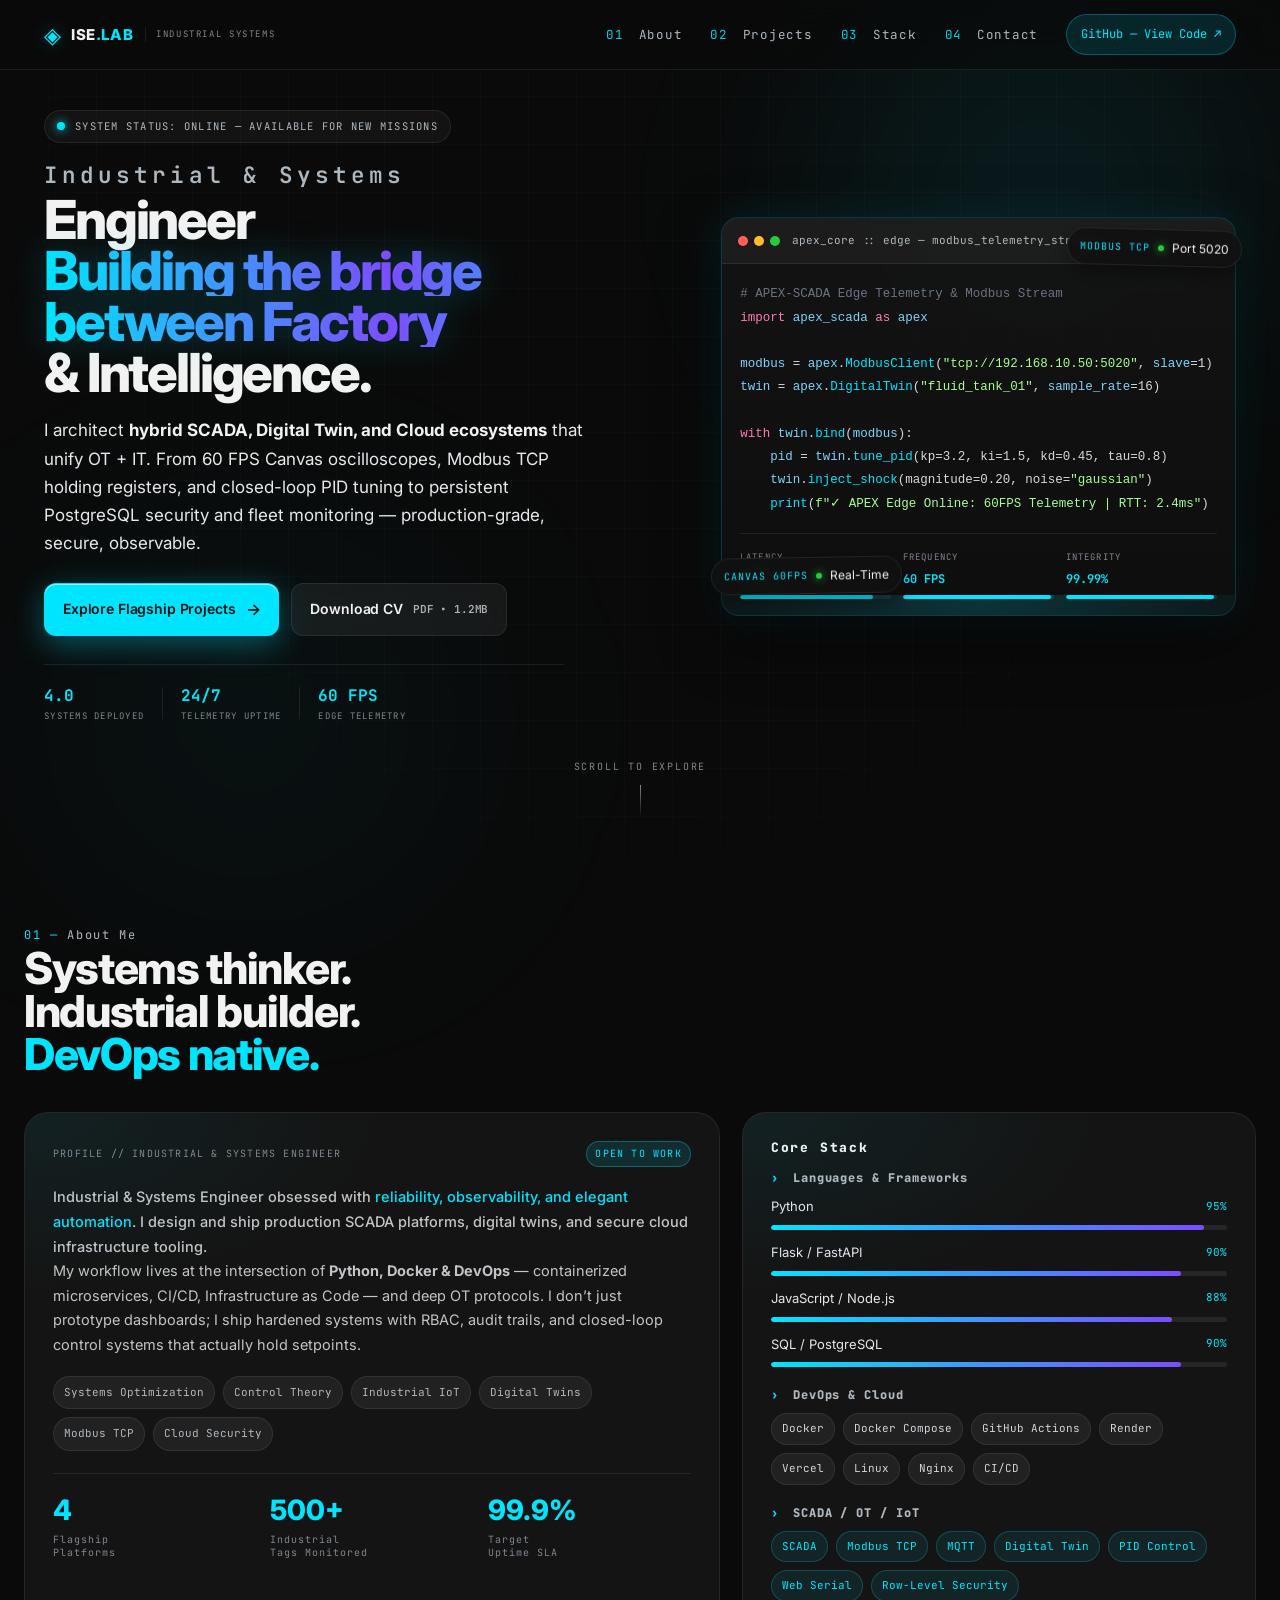
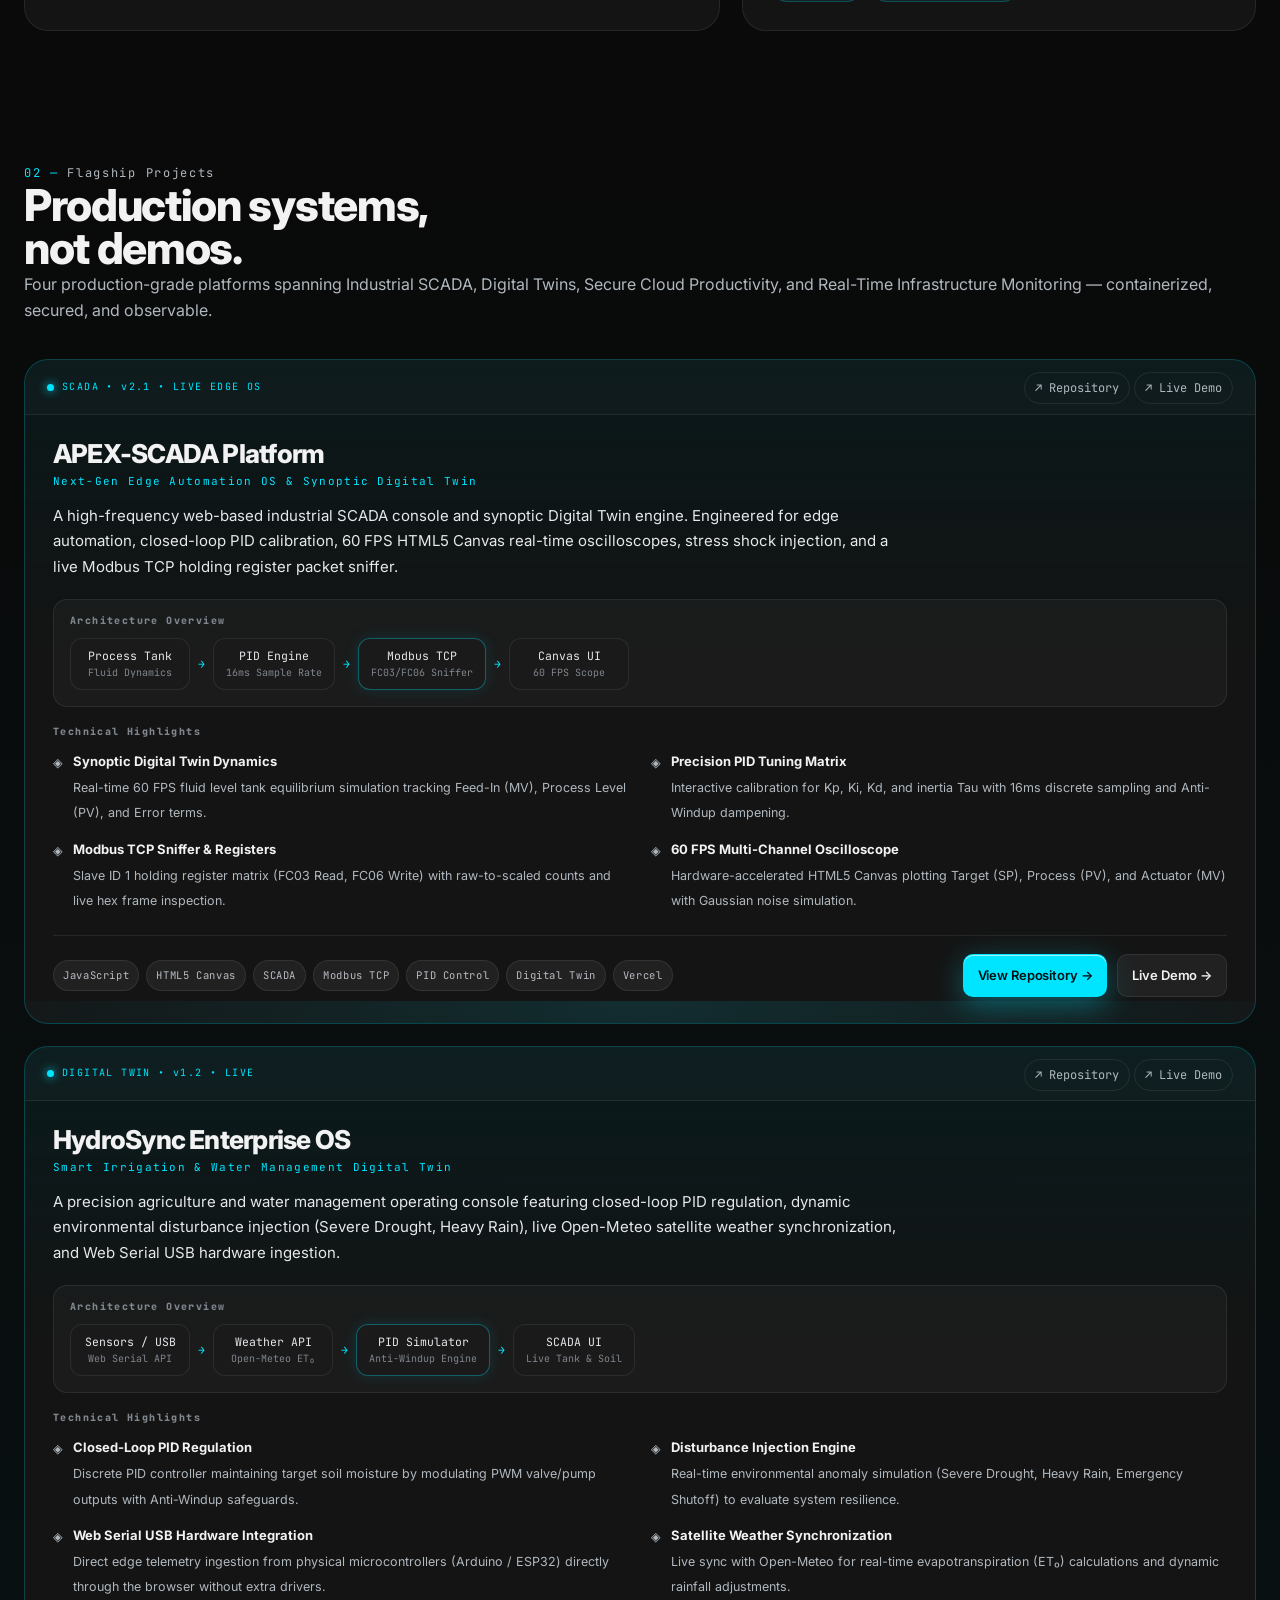
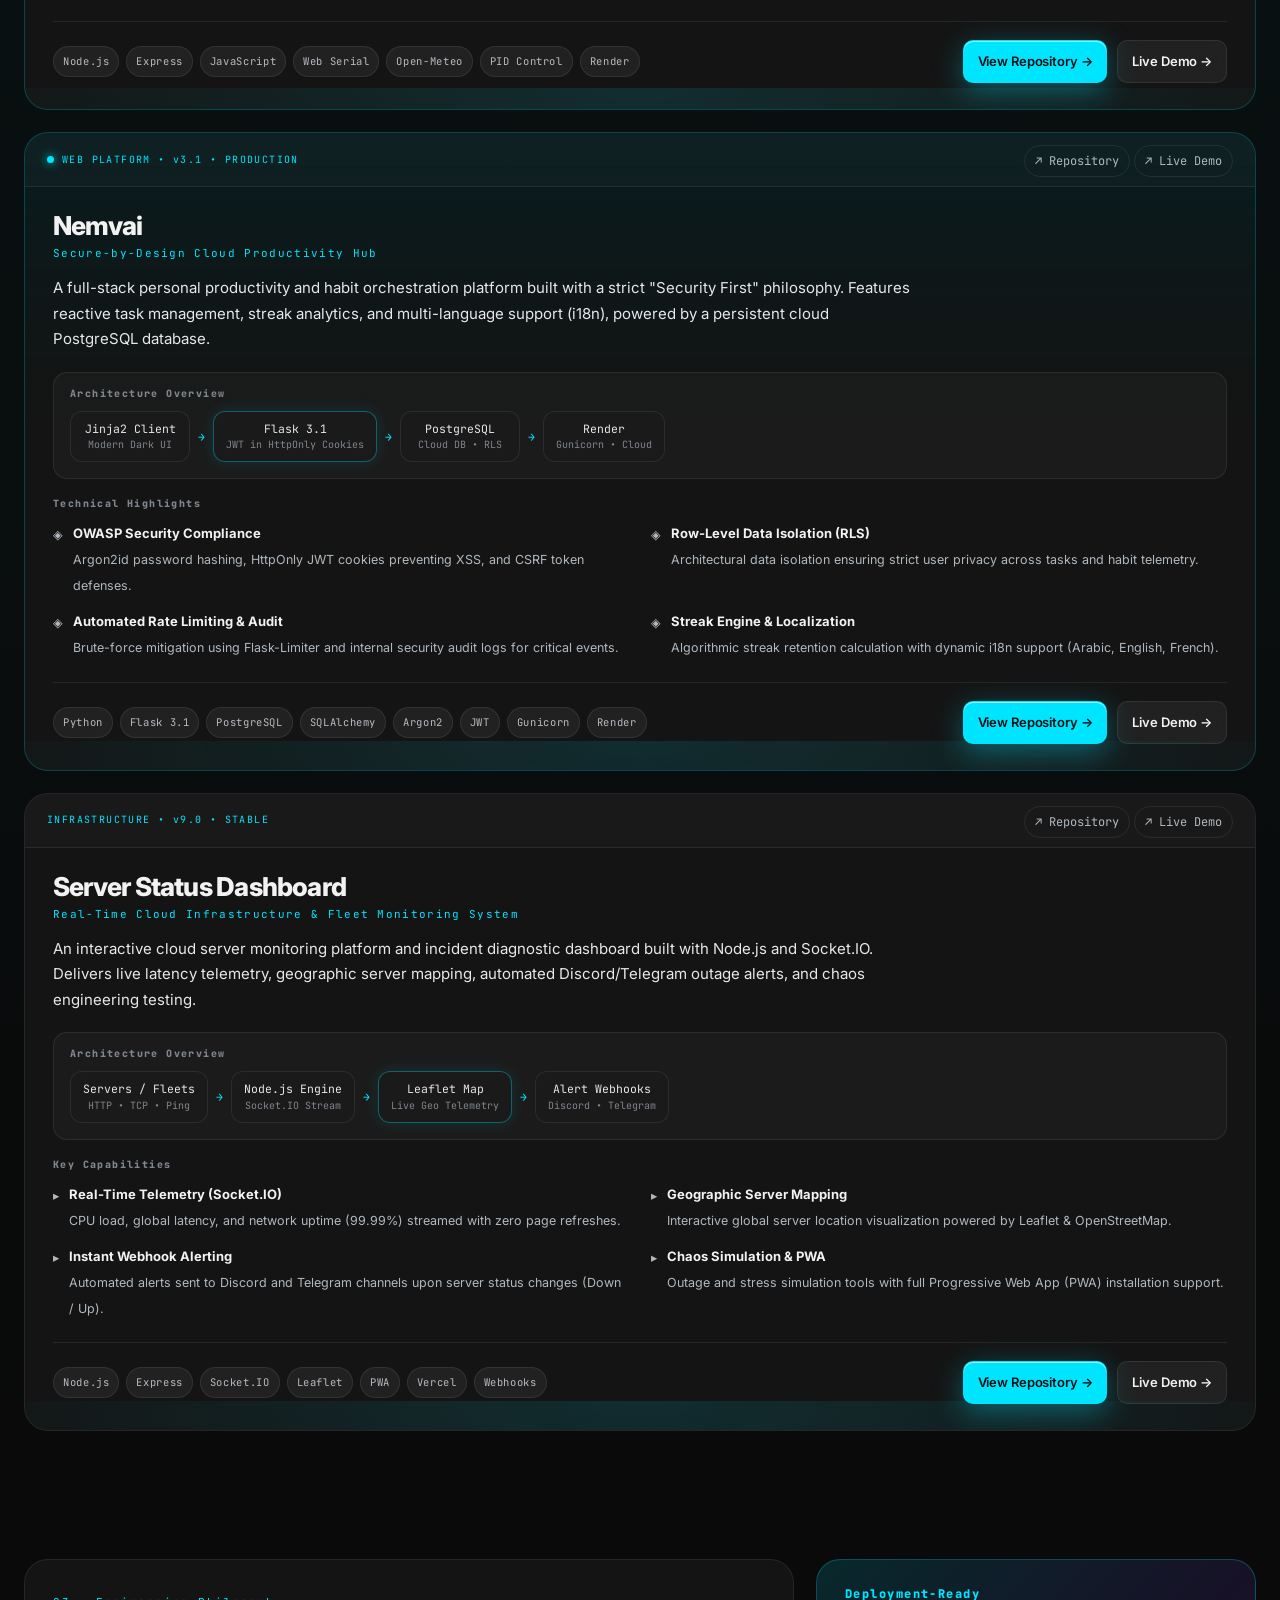
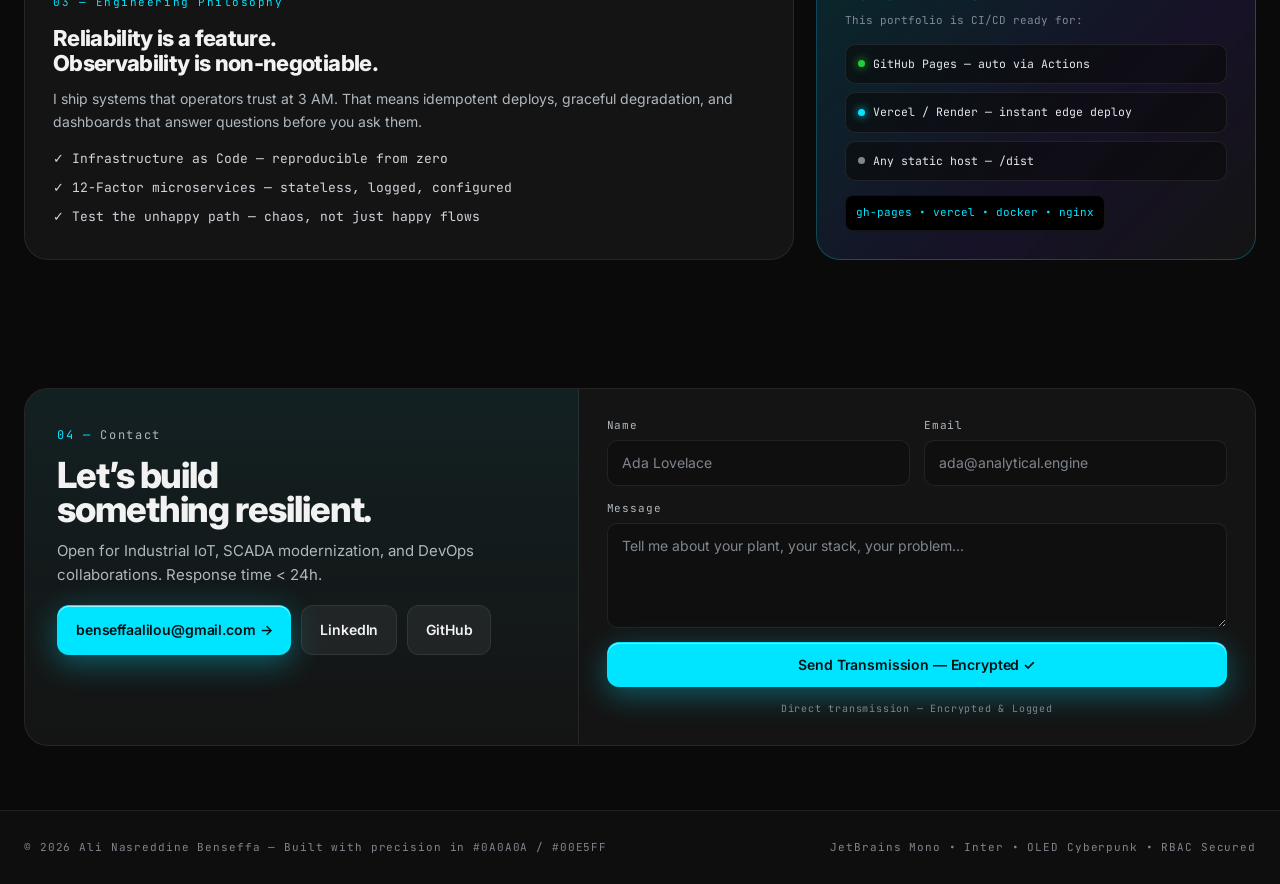
<file: index.html>
<!DOCTYPE html>
<html lang="en">
<head>
    <meta charset="UTF-8">
    <meta name="viewport" content="width=device-width, initial-scale=1.0">
    <title>Industrial & Systems Engineer — Portfolio | SCADA • Digital Twin • DevOps</title>
    <meta name="description" content="Industrial & Systems Engineer specializing in SCADA, Digital Twins, Python, Docker & DevOps. Creator of APEX-SCADA, HydroSync, Nemvai Secure Hub, and Server Status Monitor.">
    <meta name="theme-color" content="#0A0A0A">
    <link rel="preconnect" href="https://fonts.googleapis.com">
    <link rel="preconnect" href="https://fonts.gstatic.com" crossorigin>
    <link href="https://fonts.googleapis.com/css2?family=Inter:wght@300;400;500;600;700;800&family=JetBrains+Mono:wght@400;500;600;700&display=swap" rel="stylesheet">
    <link rel="stylesheet" href="css/style.css">
    <link rel="icon" type="image/svg+xml" href="data:image/svg+xml,<svg xmlns=%22http://www.w3.org/2000/svg%22 viewBox=%220 0 100 100%22><rect width=%22100%22 height=%22100%22 rx=%2220%22 fill=%22%230A0A0A%22/><text y=%22.9em%22 font-size=%2290%22 fill=%22%2300E5FF%22>◈</text></svg>">
</head>
<body>
    <!-- Background Decor -->
    <div class="bg-grid"></div>
    <div class="bg-glow glow-1"></div>
    <div class="bg-glow glow-2"></div>

    <!-- Navigation -->
    <nav class="nav" id="nav">
        <div class="nav-inner">
            <a href="#" class="nav-logo">
                <span class="logo-mark">◈</span>
                <span class="logo-text">ISE<span class="accent">.LAB</span></span>
                <span class="logo-sub">INDUSTRIAL SYSTEMS</span>
            </a>
            <div class="nav-links" id="navLinks">
                <a href="#about" class="nav-link"><span>01</span> About</a>
                <a href="#projects" class="nav-link"><span>02</span> Projects</a>
                <a href="#stack" class="nav-link"><span>03</span> Stack</a>
                <a href="#contact" class="nav-link"><span>04</span> Contact</a>
                <a href="https://github.com/AlilouTopG" target="_blank" class="nav-cta">GitHub — View Code ↗</a>
            </div>
            <button class="nav-toggle" id="navToggle" aria-label="Toggle menu">
                <span></span><span></span><span></span>
            </button>
        </div>
    </nav>

    <!-- Hero Section -->
    <header class="hero">
        <div class="hero-inner">
            <div class="hero-left">
                <div class="eyebrow">
                    <span class="pulse"></span>
                    <span class="mono">SYSTEM STATUS: ONLINE — AVAILABLE FOR NEW MISSIONS</span>
                </div>
                <h1 class="hero-title">
                    <span class="line muted mono">Industrial & Systems</span>
                    <span class="line">Engineer</span>
                    <span class="line accent-gradient">Building the bridge</span>
                    <span class="line accent-gradient">between Factory</span>
                    <span class="line">& Intelligence.</span>
                </h1>
                <p class="hero-desc">
                    I architect <strong>hybrid SCADA, Digital Twin, and Cloud ecosystems</strong> that unify OT + IT.
                    From 60 FPS Canvas oscilloscopes, Modbus TCP holding registers, and closed-loop PID tuning to persistent PostgreSQL security and fleet monitoring — production-grade, secure, observable.
                </p>
                <div class="hero-actions">
                    <a href="#projects" class="btn btn-primary">
                        <span>Explore Flagship Projects</span>
                        <span class="btn-arrow">→</span>
                    </a>
                    <a href="#about" class="btn btn-ghost">
                        <span>Download CV</span>
                        <span class="mono small">PDF • 1.2MB</span>
                    </a>
                </div>
                <div class="hero-meta">
                    <div class="meta-item">
                        <span class="meta-value mono">4.0</span>
                        <span class="meta-label mono">SYSTEMS DEPLOYED</span>
                    </div>
                    <div class="meta-divider"></div>
                    <div class="meta-item">
                        <span class="meta-value mono">24/7</span>
                        <span class="meta-label mono">TELEMETRY UPTIME</span>
                    </div>
                    <div class="meta-divider"></div>
                    <div class="meta-item">
                        <span class="meta-value mono">60 FPS</span>
                        <span class="meta-label mono">EDGE TELEMETRY</span>
                    </div>
                </div>
            </div>
            <div class="hero-right">
                <div class="terminal">
                    <div class="terminal-bar">
                        <div class="dots"><span></span><span></span><span></span></div>
                        <span class="mono terminal-title">apex_core :: edge — modbus_telemetry_stream.py</span>
                        <span class="mono terminal-status">● LIVE</span>
                    </div>
                    <div class="terminal-body">
                        <pre class="code"><code><span class="c"># APEX-SCADA Edge Telemetry & Modbus Stream</span>
<span class="k">import</span> <span class="v">apex_scada</span> <span class="k">as</span> <span class="v">apex</span>

<span class="v">modbus</span> = <span class="v">apex</span>.<span class="f">ModbusClient</span>(<span class="s">"tcp://192.168.10.50:5020"</span>, <span class="v">slave</span>=1)
<span class="v">twin</span> = <span class="v">apex</span>.<span class="f">DigitalTwin</span>(<span class="s">"fluid_tank_01"</span>, <span class="v">sample_rate</span>=16)

<span class="k">with</span> <span class="v">twin</span>.<span class="f">bind</span>(<span class="v">modbus</span>):
    <span class="v">pid</span> = <span class="v">twin</span>.<span class="f">tune_pid</span>(kp=3.2, ki=1.5, kd=0.45, tau=0.8)
    <span class="v">twin</span>.<span class="f">inject_shock</span>(magnitude=0.20, noise=<span class="s">"gaussian"</span>)
    <span class="f">print</span>(<span class="s">f"✓ APEX Edge Online: 60FPS Telemetry | RTT: 2.4ms"</span>)</code></pre>
                        <div class="terminal-stats">
                            <div class="stat"><span class="mono label">LATENCY</span><span class="mono val cyan">2.4ms</span><span class="bar"><i class="fill-88"></i></span></div>
                            <div class="stat"><span class="mono label">FREQUENCY</span><span class="mono val cyan">60 FPS</span><span class="bar"><i class="fill-98"></i></span></div>
                            <div class="stat"><span class="mono label">INTEGRITY</span><span class="mono val cyan">99.99%</span><span class="bar"><i class="fill-98"></i></span></div>
                        </div>
                    </div>
                    <div class="terminal-glow"></div>
                </div>
                <div class="float-badge badge-1">
                    <span class="mono">MODBUS TCP</span><span class="dot"></span><span>Port 5020</span>
                </div>
                <div class="float-badge badge-2">
                    <span class="mono">CANVAS 60FPS</span><span class="dot"></span><span>Real-Time</span>
                </div>
            </div>
        </div>
        <div class="scroll-hint mono">
            <span>SCROLL TO EXPLORE</span>
            <span class="line-v"></span>
        </div>
    </header>

    <!-- About Section -->
    <section id="about" class="section about">
        <div class="container">
            <div class="section-head">
                <span class="mono section-kicker"><span class="accent">01 —</span> About Me</span>
                <h2 class="section-title">Systems thinker.<br>Industrial builder.<br><span class="accent">DevOps native.</span></h2>
            </div>
            <div class="about-grid">
                <div class="about-card main-card">
                    <div class="card-top mono">
                        <span>PROFILE // INDUSTRIAL & SYSTEMS ENGINEER</span>
                        <span class="chip">OPEN TO WORK</span>
                    </div>
                    <p class="lead">
                        Industrial & Systems Engineer obsessed with <em>reliability, observability, and elegant automation</em>. I design and ship production SCADA platforms, digital twins, and secure cloud infrastructure tooling.
                    </p>
                    <p>
                        My workflow lives at the intersection of <strong>Python, Docker & DevOps</strong> — containerized microservices, CI/CD, Infrastructure as Code — and deep OT protocols. I don’t just prototype dashboards; I ship hardened systems with RBAC, audit trails, and closed-loop control systems that actually hold setpoints.
                    </p>
                    <div class="pill-row">
                        <span class="pill">Systems Optimization</span>
                        <span class="pill">Control Theory</span>
                        <span class="pill">Industrial IoT</span>
                        <span class="pill">Digital Twins</span>
                        <span class="pill">Modbus TCP</span>
                        <span class="pill">Cloud Security</span>
                    </div>
                    <div class="about-stats">
                        <div class="a-stat"><span class="num">4</span><span class="mono label">Flagship<br>Platforms</span></div>
                        <div class="a-stat"><span class="num">500+</span><span class="mono label">Industrial<br>Tags Monitored</span></div>
                        <div class="a-stat"><span class="num">99.9%</span><span class="mono label">Target<br>Uptime SLA</span></div>
                    </div>
                </div>
                <div class="about-card skills-card">
                    <h3 class="mono card-title">Core Stack</h3>
                    <div class="skill-groups">
                        <div class="skill-group">
                            <h4 class="mono"><span class="accent">›</span> Languages & Frameworks</h4>
                            <div class="skill-bars">
                                <div class="skill"><span>Python</span><span class="mono pct">95%</span><div class="track"><i class="fill-95"></i></div></div>
                                <div class="skill"><span>Flask / FastAPI</span><span class="mono pct">90%</span><div class="track"><i class="fill-90"></i></div></div>
                                <div class="skill"><span>JavaScript / Node.js</span><span class="mono pct">88%</span><div class="track"><i class="fill-88"></i></div></div>
                                <div class="skill"><span>SQL / PostgreSQL</span><span class="mono pct">90%</span><div class="track"><i class="fill-90"></i></div></div>
                            </div>
                        </div>
                        <div class="skill-group">
                            <h4 class="mono"><span class="accent">›</span> DevOps & Cloud</h4>
                            <div class="tags">
                                <span class="tag">Docker</span><span class="tag">Docker Compose</span><span class="tag">GitHub Actions</span><span class="tag">Render</span><span class="tag">Vercel</span><span class="tag">Linux</span><span class="tag">Nginx</span><span class="tag">CI/CD</span>
                            </div>
                        </div>
                        <div class="skill-group">
                            <h4 class="mono"><span class="accent">›</span> SCADA / OT / IoT</h4>
                            <div class="tags">
                                <span class="tag cyan">SCADA</span><span class="tag cyan">Modbus TCP</span><span class="tag cyan">MQTT</span><span class="tag cyan">Digital Twin</span><span class="tag cyan">PID Control</span><span class="tag cyan">Web Serial</span><span class="tag cyan">Row-Level Security</span>
                            </div>
                        </div>
                    </div>
                </div>
            </div>
        </div>
    </section>

    <!-- Projects Section -->
    <section id="projects" class="section projects">
        <div class="container">
            <div class="section-head">
                <span class="mono section-kicker"><span class="accent">02 —</span> Flagship Projects</span>
                <h2 class="section-title">Production systems,<br>not demos.</h2>
                <p class="section-desc">Four production-grade platforms spanning Industrial SCADA, Digital Twins, Secure Cloud Productivity, and Real-Time Infrastructure Monitoring — containerized, secured, and observable.</p>
            </div>

            <div class="projects-grid">
                <!-- 1. APEX-SCADA Platform -->
                <article class="project-card featured">
                    <div class="project-top">
                        <div class="project-badge mono">
                            <span class="pulse small"></span> SCADA • v2.1 • LIVE EDGE OS
                        </div>
                        <div class="project-links">
                            <a href="https://github.com/AlilouTopG/apex-scada-platform" target="_blank" class="icon-link" aria-label="GitHub Repository">↗ Repository</a>
                            <a href="https://apex-scada-platform.vercel.app/" target="_blank" class="icon-link" aria-label="Live Demo">↗ Live Demo</a>
                        </div>
                    </div>
                    <div class="project-body">
                        <div class="project-header">
                            <h3 class="project-title">APEX-SCADA Platform</h3>
                            <p class="mono project-subtitle">Next-Gen Edge Automation OS & Synoptic Digital Twin</p>
                        </div>
                        <p class="project-desc">
                            A high-frequency web-based industrial SCADA console and synoptic Digital Twin engine. Engineered for edge automation, closed-loop PID calibration, 60 FPS HTML5 Canvas real-time oscilloscopes, stress shock injection, and a live Modbus TCP holding register packet sniffer.
                        </p>

                        <div class="arch-block">
                            <h4 class="mono">Architecture Overview</h4>
                            <div class="arch-diagram mono">
                                <span class="arch-node">Process Tank<br><small>Fluid Dynamics</small></span>
                                <span class="arch-arrow">→</span>
                                <span class="arch-node">PID Engine<br><small>16ms Sample Rate</small></span>
                                <span class="arch-arrow">→</span>
                                <span class="arch-node accent-border">Modbus TCP<br><small>FC03/FC06 Sniffer</small></span>
                                <span class="arch-arrow">→</span>
                                <span class="arch-node">Canvas UI<br><small>60 FPS Scope</small></span>
                            </div>
                        </div>

                        <div class="highlights">
                            <h4 class="mono">Technical Highlights</h4>
                            <ul class="highlight-grid">
                                <li>
                                    <span class="h-icon">◈</span>
                                    <div>
                                        <strong>Synoptic Digital Twin Dynamics</strong>
                                        <span>Real-time 60 FPS fluid level tank equilibrium simulation tracking Feed-In (MV), Process Level (PV), and Error terms.</span>
                                    </div>
                                </li>
                                <li>
                                    <span class="h-icon">◈</span>
                                    <div>
                                        <strong>Precision PID Tuning Matrix</strong>
                                        <span>Interactive calibration for Kp, Ki, Kd, and inertia Tau with 16ms discrete sampling and Anti-Windup dampening.</span>
                                    </div>
                                </li>
                                <li>
                                    <span class="h-icon">◈</span>
                                    <div>
                                        <strong>Modbus TCP Sniffer & Registers</strong>
                                        <span>Slave ID 1 holding register matrix (FC03 Read, FC06 Write) with raw-to-scaled counts and live hex frame inspection.</span>
                                    </div>
                                </li>
                                <li>
                                    <span class="h-icon">◈</span>
                                    <div>
                                        <strong>60 FPS Multi-Channel Oscilloscope</strong>
                                        <span>Hardware-accelerated HTML5 Canvas plotting Target (SP), Process (PV), and Actuator (MV) with Gaussian noise simulation.</span>
                                    </div>
                                </li>
                            </ul>
                        </div>

                        <div class="project-footer">
                            <div class="tech mono">
                                <span>JavaScript</span><span>HTML5 Canvas</span><span>SCADA</span><span>Modbus TCP</span><span>PID Control</span><span>Digital Twin</span><span>Vercel</span>
                            </div>
                            <div class="project-actions">
                                <a href="https://github.com/AlilouTopG/apex-scada-platform" target="_blank" class="btn btn-primary small">View Repository →</a>
                                <a href="https://apex-scada-platform.vercel.app/" target="_blank" class="btn btn-ghost small">Live Demo →</a>
                            </div>
                        </div>
                    </div>
                    <div class="card-glow"></div>
                </article>

                <!-- 2. HydroSync Smart Irrigation Digital Twin -->
                <article class="project-card featured">
                    <div class="project-top">
                        <div class="project-badge mono">
                            <span class="pulse small"></span> DIGITAL TWIN • v1.2 • LIVE
                        </div>
                        <div class="project-links">
                            <a href="https://github.com/AlilouTopG/HydroSync" target="_blank" class="icon-link" aria-label="GitHub Repository">↗ Repository</a>
                            <a href="https://hydrosync-0khc.onrender.com/#telemetry" target="_blank" class="icon-link" aria-label="Live Demo">↗ Live Demo</a>
                        </div>
                    </div>
                    <div class="project-body">
                        <div class="project-header">
                            <h3 class="project-title">HydroSync Enterprise OS</h3>
                            <p class="mono project-subtitle">Smart Irrigation & Water Management Digital Twin</p>
                        </div>
                        <p class="project-desc">
                            A precision agriculture and water management operating console featuring closed-loop PID regulation, dynamic environmental disturbance injection (Severe Drought, Heavy Rain), live Open-Meteo satellite weather synchronization, and Web Serial USB hardware ingestion.
                        </p>

                        <div class="arch-block">
                            <h4 class="mono">Architecture Overview</h4>
                            <div class="arch-diagram mono">
                                <span class="arch-node">Sensors / USB<br><small>Web Serial API</small></span>
                                <span class="arch-arrow">→</span>
                                <span class="arch-node">Weather API<br><small>Open-Meteo ET₀</small></span>
                                <span class="arch-arrow">→</span>
                                <span class="arch-node accent-border">PID Simulator<br><small>Anti-Windup Engine</small></span>
                                <span class="arch-arrow">→</span>
                                <span class="arch-node">SCADA UI<br><small>Live Tank & Soil</small></span>
                            </div>
                        </div>

                        <div class="highlights">
                            <h4 class="mono">Technical Highlights</h4>
                            <ul class="highlight-grid">
                                <li>
                                    <span class="h-icon">◈</span>
                                    <div>
                                        <strong>Closed-Loop PID Regulation</strong>
                                        <span>Discrete PID controller maintaining target soil moisture by modulating PWM valve/pump outputs with Anti-Windup safeguards.</span>
                                    </div>
                                </li>
                                <li>
                                    <span class="h-icon">◈</span>
                                    <div>
                                        <strong>Disturbance Injection Engine</strong>
                                        <span>Real-time environmental anomaly simulation (Severe Drought, Heavy Rain, Emergency Shutoff) to evaluate system resilience.</span>
                                    </div>
                                </li>
                                <li>
                                    <span class="h-icon">◈</span>
                                    <div>
                                        <strong>Web Serial USB Hardware Integration</strong>
                                        <span>Direct edge telemetry ingestion from physical microcontrollers (Arduino / ESP32) directly through the browser without extra drivers.</span>
                                    </div>
                                </li>
                                <li>
                                    <span class="h-icon">◈</span>
                                    <div>
                                        <strong>Satellite Weather Synchronization</strong>
                                        <span>Live sync with Open-Meteo for real-time evapotranspiration (ET₀) calculations and dynamic rainfall adjustments.</span>
                                    </div>
                                </li>
                            </ul>
                        </div>

                        <div class="project-footer">
                            <div class="tech mono">
                                <span>Node.js</span><span>Express</span><span>JavaScript</span><span>Web Serial</span><span>Open-Meteo</span><span>PID Control</span><span>Render</span>
                            </div>
                            <div class="project-actions">
                                <a href="https://github.com/AlilouTopG/HydroSync" target="_blank" class="btn btn-primary small">View Repository →</a>
                                <a href="https://hydrosync-0khc.onrender.com/#telemetry" target="_blank" class="btn btn-ghost small">Live Demo →</a>
                            </div>
                        </div>
                    </div>
                    <div class="card-glow"></div>
                </article>

                <!-- 3. Nemvai Productivity Hub -->
                <article class="project-card featured">
                    <div class="project-top">
                        <div class="project-badge mono">
                            <span class="pulse small"></span> WEB PLATFORM • v3.1 • PRODUCTION
                        </div>
                        <div class="project-links">
                            <a href="https://github.com/AlilouTopG/nemvai" target="_blank" class="icon-link" aria-label="GitHub Repository">↗ Repository</a>
                            <a href="https://nemvai.onrender.com/auth" target="_blank" class="icon-link" aria-label="Live Demo">↗ Live Demo</a>
                        </div>
                    </div>
                    <div class="project-body">
                        <div class="project-header">
                            <h3 class="project-title">Nemvai</h3>
                            <p class="mono project-subtitle">Secure-by-Design Cloud Productivity Hub</p>
                        </div>
                        <p class="project-desc">
                            A full-stack personal productivity and habit orchestration platform built with a strict "Security First" philosophy. Features reactive task management, streak analytics, and multi-language support (i18n), powered by a persistent cloud PostgreSQL database.
                        </p>

                        <div class="arch-block">
                            <h4 class="mono">Architecture Overview</h4>
                            <div class="arch-diagram mono">
                                <span class="arch-node">Jinja2 Client<br><small>Modern Dark UI</small></span>
                                <span class="arch-arrow">→</span>
                                <span class="arch-node accent-border">Flask 3.1<br><small>JWT in HttpOnly Cookies</small></span>
                                <span class="arch-arrow">→</span>
                                <span class="arch-node">PostgreSQL<br><small>Cloud DB • RLS</small></span>
                                <span class="arch-arrow">→</span>
                                <span class="arch-node">Render<br><small>Gunicorn • Cloud</small></span>
                            </div>
                        </div>

                        <div class="highlights">
                            <h4 class="mono">Technical Highlights</h4>
                            <ul class="highlight-grid">
                                <li>
                                    <span class="h-icon">◈</span>
                                    <div>
                                        <strong>OWASP Security Compliance</strong>
                                        <span>Argon2id password hashing, HttpOnly JWT cookies preventing XSS, and CSRF token defenses.</span>
                                    </div>
                                </li>
                                <li>
                                    <span class="h-icon">◈</span>
                                    <div>
                                        <strong>Row-Level Data Isolation (RLS)</strong>
                                        <span>Architectural data isolation ensuring strict user privacy across tasks and habit telemetry.</span>
                                    </div>
                                </li>
                                <li>
                                    <span class="h-icon">◈</span>
                                    <div>
                                        <strong>Automated Rate Limiting & Audit</strong>
                                        <span>Brute-force mitigation using Flask-Limiter and internal security audit logs for critical events.</span>
                                    </div>
                                </li>
                                <li>
                                    <span class="h-icon">◈</span>
                                    <div>
                                        <strong>Streak Engine & Localization</strong>
                                        <span>Algorithmic streak retention calculation with dynamic i18n support (Arabic, English, French).</span>
                                    </div>
                                </li>
                            </ul>
                        </div>

                        <div class="project-footer">
                            <div class="tech mono">
                                <span>Python</span><span>Flask 3.1</span><span>PostgreSQL</span><span>SQLAlchemy</span><span>Argon2</span><span>JWT</span><span>Gunicorn</span><span>Render</span>
                            </div>
                            <div class="project-actions">
                                <a href="https://github.com/AlilouTopG/nemvai" target="_blank" class="btn btn-primary small">View Repository →</a>
                                <a href="https://nemvai.onrender.com/auth" target="_blank" class="btn btn-ghost small">Live Demo →</a>
                            </div>
                        </div>
                    </div>
                    <div class="card-glow"></div>
                </article>

                <!-- 4. Server Status Dashboard -->
                <article class="project-card">
                    <div class="project-top">
                        <div class="project-badge mono">
                            INFRASTRUCTURE • v9.0 • STABLE
                        </div>
                        <div class="project-links">
                            <a href="https://github.com/AlilouTopG/server-status-dashboard" target="_blank" class="icon-link" aria-label="GitHub Repository">↗ Repository</a>
                            <a href="https://server-status-dashboard-six.vercel.app/" target="_blank" class="icon-link" aria-label="Live Demo">↗ Live Demo</a>
                        </div>
                    </div>
                    <div class="project-body">
                        <div class="project-header">
                            <h3 class="project-title">Server Status Dashboard</h3>
                            <p class="mono project-subtitle">Real-Time Cloud Infrastructure & Fleet Monitoring System</p>
                        </div>
                        <p class="project-desc">
                            An interactive cloud server monitoring platform and incident diagnostic dashboard built with Node.js and Socket.IO. Delivers live latency telemetry, geographic server mapping, automated Discord/Telegram outage alerts, and chaos engineering testing.
                        </p>

                        <div class="arch-block">
                            <h4 class="mono">Architecture Overview</h4>
                            <div class="arch-diagram mono">
                                <span class="arch-node">Servers / Fleets<br><small>HTTP • TCP • Ping</small></span>
                                <span class="arch-arrow">→</span>
                                <span class="arch-node">Node.js Engine<br><small>Socket.IO Stream</small></span>
                                <span class="arch-arrow">→</span>
                                <span class="arch-node accent-border">Leaflet Map<br><small>Live Geo Telemetry</small></span>
                                <span class="arch-arrow">→</span>
                                <span class="arch-node">Alert Webhooks<br><small>Discord • Telegram</small></span>
                            </div>
                        </div>

                        <div class="highlights">
                            <h4 class="mono">Key Capabilities</h4>
                            <ul class="highlight-grid two-col">
                                <li>
                                    <span class="h-icon">▸</span>
                                    <div>
                                        <strong>Real-Time Telemetry (Socket.IO)</strong>
                                        <span>CPU load, global latency, and network uptime (99.99%) streamed with zero page refreshes.</span>
                                    </div>
                                </li>
                                <li>
                                    <span class="h-icon">▸</span>
                                    <div>
                                        <strong>Geographic Server Mapping</strong>
                                        <span>Interactive global server location visualization powered by Leaflet & OpenStreetMap.</span>
                                    </div>
                                </li>
                                <li>
                                    <span class="h-icon">▸</span>
                                    <div>
                                        <strong>Instant Webhook Alerting</strong>
                                        <span>Automated alerts sent to Discord and Telegram channels upon server status changes (Down / Up).</span>
                                    </div>
                                </li>
                                <li>
                                    <span class="h-icon">▸</span>
                                    <div>
                                        <strong>Chaos Simulation & PWA</strong>
                                        <span>Outage and stress simulation tools with full Progressive Web App (PWA) installation support.</span>
                                    </div>
                                </li>
                            </ul>
                        </div>

                        <div class="project-footer">
                            <div class="tech mono">
                                <span>Node.js</span><span>Express</span><span>Socket.IO</span><span>Leaflet</span><span>PWA</span><span>Vercel</span><span>Webhooks</span>
                            </div>
                            <div class="project-actions">
                                <a href="https://github.com/AlilouTopG/server-status-dashboard" target="_blank" class="btn btn-primary small">View Repository →</a>
                                <a href="https://server-status-dashboard-six.vercel.app/" target="_blank" class="btn btn-ghost small">Live Demo →</a>
                            </div>
                        </div>
                    </div>
                    <div class="card-glow"></div>
                </article>
            </div>
        </div>
    </section>

    <!-- Stack Section -->
    <section id="stack" class="section stack">
        <div class="container">
            <div class="stack-grid">
                <div class="stack-card">
                    <span class="mono kicker">03 — Engineering Philosophy</span>
                    <h3>Reliability is a feature.<br>Observability is non-negotiable.</h3>
                    <p>I ship systems that operators trust at 3 AM. That means idempotent deploys, graceful degradation, and dashboards that answer questions before you ask them.</p>
                    <ul class="mono check-list">
                        <li>✓ Infrastructure as Code — reproducible from zero</li>
                        <li>✓ 12-Factor microservices — stateless, logged, configured</li>
                        <li>✓ Test the unhappy path — chaos, not just happy flows</li>
                    </ul>
                </div>
                <div class="stack-card highlight-card">
                    <h4 class="mono">Deployment-Ready</h4>
                    <p class="mono small">This portfolio is CI/CD ready for:</p>
                    <div class="deploy-badges">
                        <span class="deploy-badge"><span class="dot green"></span> GitHub Pages — auto via Actions</span>
                        <span class="deploy-badge"><span class="dot cyan"></span> Vercel / Render — instant edge deploy</span>
                        <span class="deploy-badge"><span class="dot"></span> Any static host — /dist</span>
                    </div>
                    <code class="mono code-inline">gh-pages • vercel • docker • nginx</code>
                </div>
            </div>
        </div>
    </section>

    <!-- Contact Section -->
    <section id="contact" class="section contact">
        <div class="container">
            <div class="contact-card">
                <div class="contact-left">
                    <span class="mono section-kicker"><span class="accent">04 —</span> Contact</span>
                    <h2>Let’s build<br>something resilient.</h2>
                    <p>Open for Industrial IoT, SCADA modernization, and DevOps collaborations. Response time &lt; 24h.</p>
                    <div class="contact-actions">
                        <a href="mailto:benseffaalilou@gmail.com" class="btn btn-primary">benseffaalilou@gmail.com →</a>
                        <a href="https://linkedin.com" target="_blank" class="btn btn-ghost">LinkedIn</a>
                        <a href="https://github.com/AlilouTopG" target="_blank" class="btn btn-ghost">GitHub</a>
                    </div>
                </div>
                <div class="contact-right">
                    <form class="contact-form" onsubmit="return handleContact(event)">
                        <div class="form-row">
                            <label class="mono">Name <input type="text" placeholder="Ada Lovelace" required></label>
                            <label class="mono">Email <input type="email" placeholder="ada@analytical.engine" required></label>
                        </div>
                        <label class="mono">Message <textarea rows="4" placeholder="Tell me about your plant, your stack, your problem..." required></textarea></label>
                        <button type="submit" class="btn btn-primary full">Send Transmission — Encrypted ✓</button>
                        <span class="mono form-note">Direct transmission — Encrypted & Logged</span>
                    </form>
                </div>
            </div>
        </div>
    </section>

    <!-- Footer -->
    <footer class="footer">
        <div class="container footer-inner mono">
            <span>© 2026 Ali Nasreddine Benseffa — Built with precision in #0A0A0A / #00E5FF</span>
            <span>JetBrains Mono • Inter • OLED Cyberpunk • RBAC Secured</span>
        </div>
    </footer>

    <script src="js/main.js"></script>
</body>
</html>
</file>
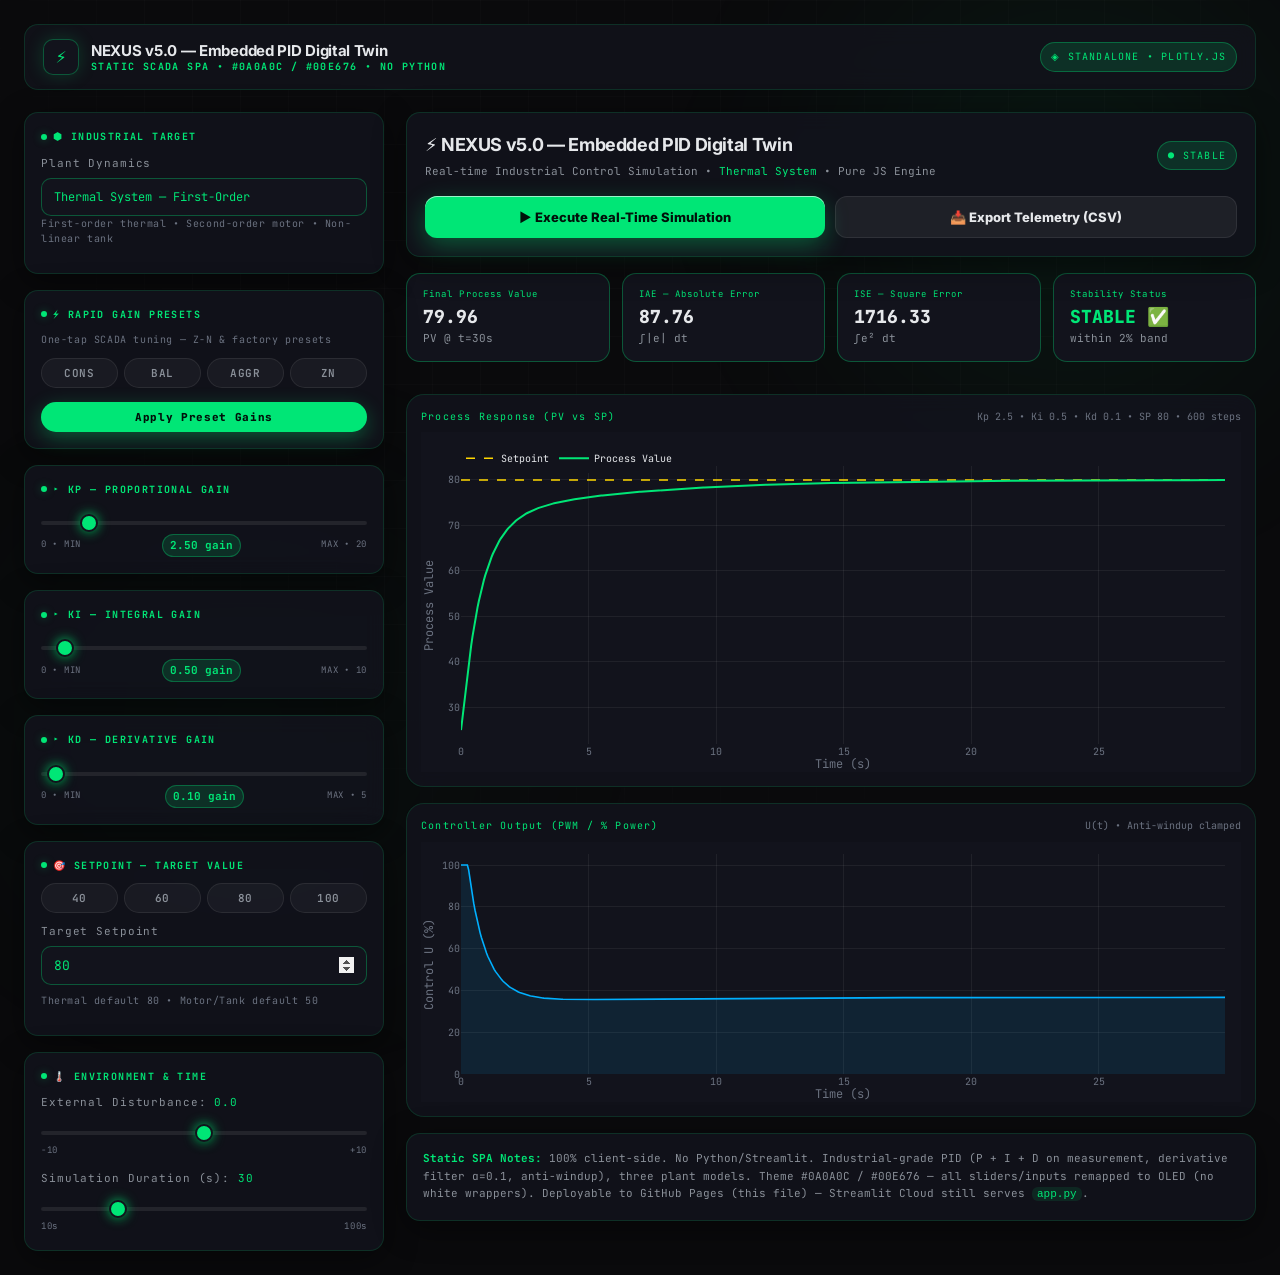
<file: web/index.html>
<!DOCTYPE html>
<html lang="en">
<head>
<meta charset="UTF-8">
<meta name="viewport" content="width=device-width, initial-scale=1.0">
<title>NEXUS v5.0 | Industrial PID Digital Twin — Static SCADA</title>
<meta name="description" content="Standalone SCADA Digital Twin — Industrial PID (P/I/D, Anti-windup, Derivative Filter) + Plant Models (Thermal, DC Motor, Tank) — Cyberpunk OLED #0A0A0C / #00E676">
<meta name="theme-color" content="#0A0A0C">
<link rel="preconnect" href="https://fonts.googleapis.com">
<link rel="preconnect" href="https://fonts.gstatic.com" crossorigin>
<link href="https://fonts.googleapis.com/css2?family=Inter:wght@400;600;700;800&family=JetBrains+Mono:wght@400;600;700&display=swap" rel="stylesheet">
<script src="https://cdn.plot.ly/plotly-2.32.0.min.js"></script>
<style>
  :root{
    --bg: #0A0A0C;
    --bg-card: #12131C;
    --bg-elev: #1A1C27;
    --border: rgba(0,230,118,0.14);
    --border-strong: rgba(0,230,118,0.32);
    --neon: #00E676;
    --neon-dim: rgba(0,230,118,0.14);
    --neon-glow: rgba(0,230,118,0.35);
    --text: #E6E8EB;
    --muted: #8A9099;
    --dim: #6B7280;
    --radius: 14px;
    --radius-lg: 18px;
  }
  *{box-sizing:border-box;margin:0;padding:0}
  html{scroll-behavior:smooth}
  body{
    font-family:'Inter',system-ui,-apple-system,sans-serif;
    background: var(--bg);
    color: var(--text);
    line-height:1.55;
    -webkit-font-smoothing:antialiased;
    overflow-x:hidden;
  }
  .mono{font-family:'JetBrains Mono',monospace}
  a{color:inherit;text-decoration:none}

  /* OLED Grid + Glow */
  .bg-grid{position:fixed;inset:0;z-index:-3;background-image:linear-gradient(rgba(255,255,255,0.015) 1px, transparent 1px),linear-gradient(90deg, rgba(255,255,255,0.015) 1px, transparent 1px);background-size:48px 48px;mask-image:radial-gradient(ellipse at 50% 0%, black 55%, transparent 75%);pointer-events:none}
  .bg-glow{position:fixed;z-index:-2;pointer-events:none;filter:blur(90px);opacity:0.5}
  .glow-1{width:700px;height:700px;right:-140px;top:-160px;background:radial-gradient(circle, rgba(0,230,118,0.16), transparent 70%)}
  .glow-2{width:900px;height:600px;left:-200px;top:420px;background:radial-gradient(circle, rgba(0,230,118,0.07), transparent 70%)}

  /* Layout */
  .app{max-width:1360px;margin:0 auto;padding:24px;display:grid;grid-template-columns:360px 1fr;gap:22px}
  .header{grid-column:1 / -1;display:flex;justify-content:space-between;align-items:center;padding:14px 18px;background:rgba(18,19,28,0.85);border:1px solid var(--border);border-radius:var(--radius);backdrop-filter:blur(12px)}
  .header-left{display:flex;align-items:center;gap:12px}
  .logo{width:36px;height:36px;border-radius:10px;background:var(--bg-card);border:1px solid var(--border-strong);display:grid;place-items:center;color:var(--neon);font-weight:800;box-shadow:0 0 18px rgba(0,230,118,0.18)}
  .header h1{font-size:15px;letter-spacing:-0.02em;line-height:1}
  .header h1 span{font-family:'JetBrains Mono',monospace;font-size:10px;letter-spacing:0.14em;color:var(--neon);display:block;margin-top:4px}
  .badge{font-family:'JetBrains Mono',monospace;font-size:10px;letter-spacing:0.12em;color:var(--neon);border:1px solid var(--border-strong);background:var(--neon-dim);padding:6px 10px;border-radius:999px}

  /* Sidebar */
  .sidebar{display:flex;flex-direction:column;gap:16px}
  .card{
    background: rgba(18,19,28,0.92);
    border:1px solid var(--border);
    border-radius:var(--radius);
    padding:16px;
    backdrop-filter:blur(10px);
    box-shadow:0 8px 32px rgba(0,0,0,0.45);
  }
  .card:hover{border-color:rgba(0,230,118,0.22);box-shadow:0 12px 40px rgba(0,0,0,0.55), 0 0 18px rgba(0,230,118,0.06)}
  .card-head{font-family:'JetBrains Mono',monospace;font-size:10px;letter-spacing:0.14em;color:var(--neon);display:flex;align-items:center;gap:6px;margin-bottom:10px;font-weight:700}
  .card-head::before{content:"";width:6px;height:6px;border-radius:50%;background:var(--neon);box-shadow:0 0 8px var(--neon-glow);display:inline-block}
  .hint{font-family:'JetBrains Mono',monospace;font-size:10px;color:var(--dim);letter-spacing:0.06em;margin-bottom:10px}
  label.mono{font-family:'JetBrains Mono',monospace;font-size:11px;letter-spacing:0.08em;color:var(--muted);display:block;margin-bottom:6px}

  /* Custom Select — hide white wrapper */
  select{
    width:100%;background:var(--bg-card) !important;color:var(--neon) !important;border:1px solid var(--border-strong) !important;
    border-radius:10px;padding:10px 12px;font-family:'JetBrains Mono',monospace;font-size:12px;outline:none;appearance:none;
    background-image: linear-gradient(45deg, transparent 50%, var(--neon) 50%), linear-gradient(135deg, var(--neon) 50%, transparent 50%); background-position: calc(100% - 16px) calc(50% - 2px), calc(100% - 11px) calc(50% - 2px); background-size:5px 5px,5px 5px; background-repeat:no-repeat;
  }
  select:focus{border-color:var(--neon) !important;box-shadow:0 0 0 3px rgba(0,230,118,0.14) !important}

  /* Custom Sliders — no white wrappers */
  input[type="range"]{
    -webkit-appearance:none;appearance:none;width:100%;height:4px;background:rgba(255,255,255,0.08);border-radius:999px;outline:none;margin:10px 0 6px 0;
  }
  input[type="range"]::-webkit-slider-runnable-track{height:4px;border-radius:999px;background:transparent}
  input[type="range"]::-webkit-slider-thumb{
    -webkit-appearance:none;appearance:none;width:18px;height:18px;border-radius:50%;background:var(--neon);border:2px solid var(--bg-card);box-shadow:0 0 12px rgba(0,230,118,0.85), 0 2px 8px rgba(0,0,0,0.6);margin-top:-7px;cursor:pointer;transition:transform 0.12s ease;
  }
  input[type="range"]:hover::-webkit-slider-thumb{transform:scale(1.08)}
  input[type="range"]::-moz-range-thumb{width:18px;height:18px;border-radius:50%;background:var(--neon);border:2px solid var(--bg-card);box-shadow:0 0 12px rgba(0,230,118,0.85);cursor:pointer}
  input[type="range"]::-moz-range-track{height:4px;border-radius:999px;background:rgba(255,255,255,0.08)}
  .range-row{display:flex;justify-content:space-between;align-items:center;margin-top:2px}
  .range-val{font-family:'JetBrains Mono',monospace;font-size:11px;color:var(--neon);background:var(--neon-dim);border:1px solid var(--border-strong);padding:2px 7px;border-radius:999px;font-weight:700}
  .range-minmax{font-family:'JetBrains Mono',monospace;font-size:9px;letter-spacing:0.08em;color:var(--dim)}

  /* Number Input — hide white, OLED */
  input[type="number"]{
    width:100%;background:var(--bg-card) !important;border:1px solid var(--border-strong) !important;border-radius:10px !important;color:var(--neon) !important;
    font-family:'JetBrains Mono',monospace !important;font-size:13px !important;padding:10px 12px !important;outline:none !important;
  }
  input[type="number"]:focus{border-color:var(--neon) !important;box-shadow:0 0 0 3px rgba(0,230,118,0.12) !important}
  input[type=number]::-webkit-inner-spin-button, input[type=number]::-webkit-outer-spin-button{opacity:1}

  /* Segmented Controls — pill buttons */
  .seg{display:grid;grid-template-columns:repeat(4,1fr);gap:6px;margin-bottom:10px}
  .seg button, .preset-btn{
    font-family:'JetBrains Mono',monospace;font-size:11px;font-weight:600;letter-spacing:0.06em;border-radius:999px;padding:7px 8px;border:1px solid rgba(255,255,255,0.08);background:rgba(255,255,255,0.04);color:var(--muted);cursor:pointer;transition:all 0.15s ease;
  }
  .seg button:hover, .preset-btn:hover{border-color:rgba(0,230,118,0.32);color:var(--text);background:rgba(0,230,118,0.08);box-shadow:0 0 14px rgba(0,230,118,0.10);transform:translateY(-1px)}
  .preset-btn.primary{background:var(--neon) !important;color:#00110A !important;border-color:transparent !important;box-shadow:0 6px 20px rgba(0,230,118,0.32) !important;font-weight:800}
  .preset-btn.primary:hover{background:#00D87A !important;box-shadow:0 8px 24px rgba(0,230,118,0.42) !important}

  /* Metrics — styled boxes (no white) */
  .metrics{display:grid;grid-template-columns:repeat(4,1fr);gap:12px;margin-bottom:16px}
  .metric{
    background:var(--bg-card);border:1px solid var(--border-strong);border-radius:14px;padding:14px 16px;
  }
  .metric-label{font-family:'JetBrains Mono',monospace;font-size:9px;letter-spacing:0.12em;color:var(--neon);margin-bottom:6px}
  .metric-value{font-family:'JetBrains Mono',monospace;font-size:18px;font-weight:800;color:var(--text);line-height:1}
  .metric-sub{font-size:11px;color:var(--muted);margin-top:4px}

  /* Main */
  .main{display:flex;flex-direction:column;gap:16px}
  .chart-wrap{background:rgba(18,19,28,0.92);border:1px solid var(--border);border-radius:var(--radius-lg);padding:14px;backdrop-filter:blur(10px)}
  .chart-head{display:flex;justify-content:space-between;align-items:center;margin-bottom:8px}
  .chart-title{font-family:'JetBrains Mono',monospace;font-size:10px;letter-spacing:0.12em;color:var(--neon)}
  .btn{
    display:inline-flex;align-items:center;justify-content:center;gap:8px;padding:12px 16px;border-radius:12px;font-family:'Inter',sans-serif;font-weight:800;font-size:13px;cursor:pointer;border:none;transition:all 0.15s ease;
  }
  .btn-primary{background:var(--neon);color:#00110A;box-shadow:0 8px 24px rgba(0,230,118,0.32), inset 0 1px 0 rgba(255,255,255,0.6);width:100%}
  .btn-primary:hover{transform:translateY(-1px);box-shadow:0 12px 32px rgba(0,230,118,0.42)}
  .btn-ghost{background:rgba(255,255,255,0.06);border:1px solid rgba(255,255,255,0.08);color:var(--text)}
  .btn-ghost:hover{background:rgba(255,255,255,0.10)}
  .actions{display:flex;gap:10px}
  .actions .btn{flex:1}

  /* Responsive */
  @media (max-width: 980px){
    .app{grid-template-columns:1fr}
    .metrics{grid-template-columns:repeat(2,1fr)}
  }
  @media (max-width: 560px){
    .app{padding:14px;gap:14px}
    .metrics{grid-template-columns:1fr}
  }
</style>
</head>
<body>
<div class="bg-grid"></div>
<div class="bg-glow glow-1"></div>
<div class="bg-glow glow-2"></div>

<div class="app">
  <!-- Header -->
  <header class="header">
    <div class="header-left">
      <div class="logo">⚡</div>
      <h1>NEXUS v5.0 — Embedded PID Digital Twin <span>STATIC SCADA SPA • #0A0A0C / #00E676 • NO PYTHON</span></h1>
    </div>
    <div class="badge">◈ STANDALONE • PLOTLY.JS</div>
  </header>

  <!-- Sidebar Controls -->
  <aside class="sidebar">
    <div class="card">
      <div class="card-head">⬢ INDUSTRIAL TARGET</div>
      <label class="mono" for="plant">Plant Dynamics</label>
      <select id="plant">
        <option value="Thermal System">Thermal System — First-Order</option>
        <option value="DC Motor Speed">DC Motor Speed — Second-Order</option>
        <option value="Liquid Tank Level">Liquid Tank Level — Hydraulic</option>
      </select>
      <div class="hint">First-order thermal • Second-order motor • Non-linear tank</div>
    </div>

    <div class="card">
      <div class="card-head">⚡ RAPID GAIN PRESETS</div>
      <div class="hint">One-tap SCADA tuning — Z-N & factory presets</div>
      <div class="seg">
        <button data-preset="conservative" title="Conservative">CONS</button>
        <button data-preset="balanced" title="Balanced">BAL</button>
        <button data-preset="aggressive" title="Aggressive">AGGR</button>
        <button data-preset="zn" title="Ziegler-Nichols">ZN</button>
      </div>
      <button class="preset-btn primary" id="applyPresetBtn" style="width:100%;margin-top:4px">Apply Preset Gains</button>
    </div>

    <div class="card">
      <div class="card-head">▸ KP — PROPORTIONAL GAIN</div>
      <input type="range" id="kp" min="0" max="20" step="0.1" value="2.5">
      <div class="range-row"><span class="range-minmax">0 • MIN</span><span class="range-val mono" id="kpVal">2.50 gain</span><span class="range-minmax">MAX • 20</span></div>
    </div>

    <div class="card">
      <div class="card-head">▸ KI — INTEGRAL GAIN</div>
      <input type="range" id="ki" min="0" max="10" step="0.05" value="0.5">
      <div class="range-row"><span class="range-minmax">0 • MIN</span><span class="range-val mono" id="kiVal">0.50 gain</span><span class="range-minmax">MAX • 10</span></div>
    </div>

    <div class="card">
      <div class="card-head">▸ KD — DERIVATIVE GAIN</div>
      <input type="range" id="kd" min="0" max="5" step="0.01" value="0.1">
      <div class="range-row"><span class="range-minmax">0 • MIN</span><span class="range-val mono" id="kdVal">0.10 gain</span><span class="range-minmax">MAX • 5</span></div>
    </div>

    <div class="card">
      <div class="card-head">🎯 SETPOINT — TARGET VALUE</div>
      <div class="seg">
        <button data-sp="40">40</button>
        <button data-sp="60">60</button>
        <button data-sp="80">80</button>
        <button data-sp="100">100</button>
      </div>
      <label class="mono" for="setpoint">Target Setpoint</label>
      <input type="number" id="setpoint" value="80" step="1">
      <div class="hint" style="margin-top:8px">Thermal default 80 • Motor/Tank default 50</div>
    </div>

    <div class="card">
      <div class="card-head">🌡️ ENVIRONMENT & TIME</div>
      <label class="mono" for="disturbance">External Disturbance: <span class="mono" id="distVal" style="color:var(--neon)">0.0</span></label>
      <input type="range" id="disturbance" min="-10" max="10" step="0.5" value="0">
      <div class="range-row"><span class="range-minmax">-10</span><span class="range-minmax">+10</span></div>
      <label class="mono" for="simTime" style="margin-top:12px">Simulation Duration (s): <span class="mono" id="simTimeVal" style="color:var(--neon)">30</span></label>
      <input type="range" id="simTime" min="10" max="100" step="1" value="30">
      <div class="range-row"><span class="range-minmax">10s</span><span class="range-minmax">100s</span></div>
    </div>
  </aside>

  <!-- Main -->
  <main class="main">
    <div class="card" style="padding:18px">
      <div style="display:flex;justify-content:space-between;align-items:center;flex-wrap:wrap;gap:12px">
        <div>
          <h2 style="font-size:18px;letter-spacing:-0.02em">⚡ NEXUS v5.0 — Embedded PID Digital Twin</h2>
          <p class="mono" style="font-size:11px;color:var(--muted);margin-top:4px">Real-time Industrial Control Simulation • <span id="plantCaption" style="color:var(--neon)">Thermal System</span> • Pure JS Engine</p>
        </div>
        <div class="badge" id="statusBadge">● IDLE</div>
      </div>
      <div class="actions" style="margin-top:16px">
        <button class="btn btn-primary" id="runBtn">▶ Execute Real-Time Simulation</button>
        <button class="btn btn-ghost" id="exportBtn" disabled>📥 Export Telemetry (CSV)</button>
      </div>
    </div>

    <div class="metrics">
      <div class="metric"><div class="metric-label">Final Process Value</div><div class="metric-value" id="mPV">—</div><div class="metric-sub mono" id="mPVSub">awaiting run</div></div>
      <div class="metric"><div class="metric-label">IAE — Absolute Error</div><div class="metric-value" id="mIAE">—</div><div class="metric-sub mono">∫|e| dt</div></div>
      <div class="metric"><div class="metric-label">ISE — Square Error</div><div class="metric-value" id="mISE">—</div><div class="metric-sub mono">∫e² dt</div></div>
      <div class="metric"><div class="metric-label">Stability Status</div><div class="metric-value" id="mStable">—</div><div class="metric-sub mono" id="mStableSub">—</div></div>
    </div>

    <div class="chart-wrap">
      <div class="chart-head"><span class="chart-title">Process Response (PV vs SP)</span><span class="mono" style="font-size:10px;color:var(--dim)" id="chartMeta">—</span></div>
      <div id="chartPV" style="height:340px"></div>
    </div>

    <div class="chart-wrap">
      <div class="chart-head"><span class="chart-title">Controller Output (PWM / % Power)</span><span class="mono" style="font-size:10px;color:var(--dim)">U(t) • Anti-windup clamped</span></div>
      <div id="chartU" style="height:260px"></div>
    </div>

    <div class="card mono" style="font-size:11px;color:var(--muted);line-height:1.6">
      <strong style="color:var(--neon)">Static SPA Notes:</strong> 100% client-side. No Python/Streamlit. Industrial-grade PID (P + I + D on measurement, derivative filter α=0.1, anti-windup), three plant models. Theme #0A0A0C / #00E676 — all sliders/inputs remapped to OLED (no white wrappers). Deployable to GitHub Pages (this file) — Streamlit Cloud still serves <code style="background:rgba(0,230,118,0.10);padding:1px 5px;border-radius:6px;color:var(--neon)">app.py</code>.
    </div>
  </main>
</div>

<script>
// ==========================================
// INDUSTRIAL PID ENGINE — JS PORT (P/I/D, Anti-windup, Derivative Filter)
// ==========================================
class IndustrialPID {
  constructor(Kp, Ki, Kd, outputLimits=[-100,100], antiWindup=true, alpha=0.1){
    this.Kp=Kp; this.Ki=Ki; this.Kd=Kd;
    this.minOut=outputLimits[0]; this.maxOut=outputLimits[1];
    this.antiWindup=antiWindup; this.alpha=alpha;
    this.reset();
  }
  reset(){
    this.integral=0; this.prevDerivative=0; this.prevMeasurement=0;
  }
  compute(setpoint, measurement, dt){
    if(dt<=0) return 0;
    const error = setpoint - measurement;
    const P = this.Kp * error;
    this.integral += error * dt;
    let I = this.Ki * this.integral;
    const dMeas = (measurement - this.prevMeasurement) / dt;
    const derivative = this.alpha * dMeas + (1-this.alpha) * this.prevDerivative;
    const D = -this.Kd * derivative;
    let outUnclamped = P + I + D;
    let out = Math.max(this.minOut, Math.min(this.maxOut, outUnclamped));
    if(this.antiWindup && out !== outUnclamped){
      if(Math.sign(error) === Math.sign(outUnclamped)){
        this.integral -= error * dt;
        I = this.Ki * this.integral;
        out = Math.max(this.minOut, Math.min(this.maxOut, P + I + D));
      }
    }
    this.prevDerivative = derivative;
    this.prevMeasurement = measurement;
    return out;
  }
}

class PhysicalPlant {
  constructor(plantType="Thermal System"){ this.plantType=plantType; this.state=0; this.velocity=0; }
  reset(initial=0){ this.state=initial; this.velocity=0; }
  update(u, dt, disturbance=0){
    if(this.plantType==="Thermal System"){
      const tau=3.0, K=1.5, ambient=25;
      const dstate = (-(this.state - ambient) + K*u + disturbance)/tau;
      this.state += dstate * dt;
    } else if(this.plantType==="DC Motor Speed"){
      const J=0.01, b=0.1, K=0.01;
      const d2 = (K*u - b*this.velocity + disturbance)/J;
      this.velocity += d2 * dt;
      this.state += this.velocity * dt;
    } else if(this.plantType==="Liquid Tank Level"){
      const area=2.0, vc=0.5;
      const inflow = Math.max(0, u*0.1);
      const outflow = vc * Math.sqrt(Math.max(0,this.state));
      const dstate = (inflow - outflow + disturbance)/area;
      this.state = Math.max(0, this.state + dstate*dt);
    }
    return this.state;
  }
}

// ==========================================
// UI + SIMULATION
// ==========================================
const els = {
  plant: document.getElementById('plant'),
  kp: document.getElementById('kp'),
  ki: document.getElementById('ki'),
  kd: document.getElementById('kd'),
  kpVal: document.getElementById('kpVal'),
  kiVal: document.getElementById('kiVal'),
  kdVal: document.getElementById('kdVal'),
  setpoint: document.getElementById('setpoint'),
  disturbance: document.getElementById('disturbance'),
  distVal: document.getElementById('distVal'),
  simTime: document.getElementById('simTime'),
  simTimeVal: document.getElementById('simTimeVal'),
  plantCaption: document.getElementById('plantCaption'),
  runBtn: document.getElementById('runBtn'),
  exportBtn: document.getElementById('exportBtn'),
  mPV: document.getElementById('mPV'),
  mPVSub: document.getElementById('mPVSub'),
  mIAE: document.getElementById('mIAE'),
  mISE: document.getElementById('mISE'),
  mStable: document.getElementById('mStable'),
  mStableSub: document.getElementById('mStableSub'),
  chartMeta: document.getElementById('chartMeta'),
  statusBadge: document.getElementById('statusBadge'),
};

const PRESETS = {
  conservative: {Kp:1.2, Ki:0.25, Kd:0.05},
  balanced: {Kp:2.5, Ki:0.5, Kd:0.1},
  aggressive: {Kp:6.0, Ki:1.5, Kd:0.8},
  zn: {Kp:8.5, Ki:2.2, Kd:1.0},
};

function applyGains(o){
  els.kp.value=o.Kp; els.ki.value=o.Ki; els.kd.value=o.Kd;
  updateRangeLabels();
}

function updateRangeLabels(){
  els.kpVal.textContent = parseFloat(els.kp.value).toFixed(2)+' gain';
  els.kiVal.textContent = parseFloat(els.ki.value).toFixed(2)+' gain';
  els.kdVal.textContent = parseFloat(els.kd.value).toFixed(2)+' gain';
  els.distVal.textContent = parseFloat(els.disturbance.value).toFixed(1);
  els.simTimeVal.textContent = els.simTime.value;
  els.plantCaption.textContent = els.plant.value;
  if(els.plant.value==="Thermal System" && document.activeElement!==els.setpoint){
    // keep thermal default hint but don't override user-typed value aggressively
  }
}

els.kp.addEventListener('input', updateRangeLabels);
els.ki.addEventListener('input', updateRangeLabels);
els.kd.addEventListener('input', updateRangeLabels);
els.disturbance.addEventListener('input', updateRangeLabels);
els.simTime.addEventListener('input', updateRangeLabels);
els.plant.addEventListener('change', ()=>{
  updateRangeLabels();
  if(els.plant.value==="Thermal System") els.setpoint.value = 80;
  else els.setpoint.value = 50;
});

// Segmented presets
document.querySelectorAll('[data-preset]').forEach(btn=>{
  btn.addEventListener('click', ()=>{
    const p = PRESETS[btn.dataset.preset];
    if(p) applyGains(p);
  });
});
document.getElementById('applyPresetBtn').addEventListener('click', ()=>{
  // balanced as "Apply Preset Gains" default (mirrors Streamlit chosen)
  applyGains(PRESETS.balanced);
});
document.querySelectorAll('[data-sp]').forEach(btn=>{
  btn.addEventListener('click', ()=>{ els.setpoint.value = btn.dataset.sp; });
});

let lastTelemetry = null;

function runSimulation(){
  const plantChoice = els.plant.value;
  const Kp = parseFloat(els.kp.value);
  const Ki = parseFloat(els.ki.value);
  const Kd = parseFloat(els.kd.value);
  const setpoint = parseFloat(els.setpoint.value);
  const disturbance = parseFloat(els.disturbance.value);
  const simTime = parseFloat(els.simTime.value);
  const dt = 0.05;
  const steps = Math.floor(simTime/dt);

  const pid = new IndustrialPID(Kp, Ki, Kd, [-100,100], true, 0.1);
  const plant = new PhysicalPlant(plantChoice);
  plant.reset(plantChoice==="Thermal System"?25:0);

  const time=[], pv=[], sp=[], op=[], err=[];
  for(let i=0;i<steps;i++){
    const t = i*dt;
    const curPV = plant.state;
    const u = pid.compute(setpoint, curPV, dt);
    plant.update(u, dt, disturbance);
    time.push(t); pv.push(curPV); sp.push(setpoint); op.push(u); err.push(setpoint - curPV);
  }

  // Metrics
  let iae=0, ise=0;
  for(let i=0;i<err.length;i++){ iae += Math.abs(err[i])*dt; ise += err[i]*err[i]*dt; }
  const tail = err.slice(-100);
  const meanTail = tail.reduce((a,b)=>Math.abs(a)+Math.abs(b),0)/tail.length;
  const isStable = setpoint===0 ? true : (meanTail < 0.02*Math.abs(setpoint));

  // Metrics UI
  els.mPV.textContent = pv[pv.length-1].toFixed(2);
  els.mPVSub.textContent = `PV @ t=${simTime}s`;
  els.mIAE.textContent = iae.toFixed(2);
  els.mISE.textContent = ise.toFixed(2);
  els.mStable.textContent = isStable ? "STABLE ✅" : "UNSTABLE ⚠️";
  els.mStableSub.textContent = isStable ? "within 2% band" : "oscillating/diverging";
  els.mStable.style.color = isStable ? "#00E676" : "#FF5252";
  els.chartMeta.textContent = `Kp ${Kp} • Ki ${Ki} • Kd ${Kd} • SP ${setpoint} • ${steps} steps`;
  els.statusBadge.textContent = isStable ? "● STABLE" : "● UNSTABLE";
  els.statusBadge.style.color = isStable ? "#00E676" : "#FF5252";
  els.statusBadge.style.borderColor = isStable ? "rgba(0,230,118,0.32)" : "rgba(255,82,82,0.32)";
  els.exportBtn.disabled = false;

  lastTelemetry = {time, pv, sp, op, err, setpoint};

  // Plotly — PV vs SP
  const layoutPV = {
    paper_bgcolor:"#12131C", plot_bgcolor:"#12131C",
    font:{family:"JetBrains Mono", color:"#8A9099", size:10},
    margin:{l:40,r:16,t:12,b:28},
    legend:{orientation:"h", x:0, y:1.08, font:{color:"#E6E8EB", size:10}},
    xaxis:{title:"Time (s)", gridcolor:"rgba(255,255,255,0.06)", zeroline:false, color:"#6B7280"},
    yaxis:{title:"Process Value", gridcolor:"rgba(255,255,255,0.06)", zeroline:false, color:"#6B7280"},
  };
  Plotly.newPlot("chartPV", [
    {x:time, y:sp, name:"Setpoint", line:{color:"#FFD700", dash:"dash", width:1.5}, hovertemplate:"SP %{y:.1f}<extra></extra>"},
    {x:time, y:pv, name:"Process Value", line:{color:"#00E676", width:2}, hovertemplate:"PV %{y:.2f}<extra></extra>"}
  ], layoutPV, {displayModeBar:false, responsive:true});

  const layoutU = {
    paper_bgcolor:"#12131C", plot_bgcolor:"#12131C",
    font:{family:"JetBrains Mono", color:"#8A9099", size:10},
    margin:{l:40,r:16,t:12,b:28},
    legend:{orientation:"h", x:0, y:1.08, font:{color:"#E6E8EB", size:10}},
    xaxis:{title:"Time (s)", gridcolor:"rgba(255,255,255,0.06)", zeroline:false, color:"#6B7280"},
    yaxis:{title:"Control U (%)", gridcolor:"rgba(255,255,255,0.06)", zeroline:false, color:"#6B7280"},
  };
  Plotly.newPlot("chartU", [
    {x:time, y:op, name:"Control Signal (U)", line:{color:"#00B0FF", width:1.6}, fill:"tozeroy", fillcolor:"rgba(0,176,255,0.10)", hovertemplate:"U %{y:.1f}<extra></extra>"}
  ], layoutU, {displayModeBar:false, responsive:true});
}

els.runBtn.addEventListener('click', runSimulation);

// Export CSV
els.exportBtn.addEventListener('click', ()=>{
  if(!lastTelemetry) return;
  const {time,pv,sp,op,err} = lastTelemetry;
  let csv="Timestamp_s,Setpoint,ProcessValue,ControlOutput,Error\n";
  for(let i=0;i<time.length;i++){
    csv += `${time[i].toFixed(3)},${sp[i].toFixed(3)},${pv[i].toFixed(3)},${op[i].toFixed(3)},${err[i].toFixed(3)}\n`;
  }
  const blob=new Blob([csv],{type:"text/csv"});
  const url=URL.createObjectURL(blob);
  const a=document.createElement('a'); a.href=url; a.download="pid_telemetry_data.csv"; a.click(); URL.revokeObjectURL(url);
});

// Init
updateRangeLabels();
// Auto-run once for preview
setTimeout(runSimulation, 300);
</script>
</body>
</html>

<!-- Trigger Vercel Build -->
</file>
<file: css/style.css>
/* ==========================================================================
   OLED CYBERPUNK PORTFOLIO — Industrial & Systems Engineer
   Palette: #0A0A0A background  |  #00E5FF electric cyan  |  #141414 surfaces
   Fonts: Inter (headings/body) — JetBrains Mono (code/terminal/tech)
   ========================================================================== */

/* --------------------------------------------------------------------------
   01 — Variables
   -------------------------------------------------------------------------- */
:root {
  /* Surfaces & Borders */
  --bg: #0A0A0A;
  --bg-soft: #101010;
  --bg-card: #141414;
  --bg-elev: #1A1A1A;
  --border: rgba(255, 255, 255, 0.08);
  --border-strong: rgba(0, 229, 255, 0.28);
  --shadow: 0 20px 60px rgba(0, 0, 0, 0.6);

  /* Accent */
  --cyan: #00E5FF;
  --cyan-dim: rgba(0, 229, 255, 0.12);
  --cyan-glow: rgba(0, 229, 255, 0.35);
  --purple: #7C4DFF;

  /* Text — high contrast on OLED */
  --text: #F2F2F2;
  --text-soft: #E6E8EB;
  --muted: #B0B8BF;  /* 7.2:1 on #0A0A0A — AA compliant */
  --dim: #80868E;    /* 5:1 — used for labels only */

  /* Typography */
  --font-sans: 'Inter', system-ui, -apple-system, BlinkMacSystemFont, 'Segoe UI', Roboto, sans-serif;
  --font-mono: 'JetBrains Mono', ui-monospace, SFMono-Regular, Menlo, Consolas, monospace;

  /* Radii */
  --radius: 18px;
  --radius-lg: 24px;
  --radius-pill: 999px;
}

/* --------------------------------------------------------------------------
   02 — Reset & Base
   -------------------------------------------------------------------------- */
* { box-sizing: border-box; margin: 0; padding: 0; }

html {
  scroll-behavior: smooth;
  -webkit-font-smoothing: antialiased;
  -moz-osx-font-smoothing: grayscale;
  text-rendering: optimizeLegibility;
}

body {
  font-family: var(--font-sans);
  background: var(--bg);
  color: var(--text);
  line-height: 1.6;
  overflow-x: hidden;
}

a { color: inherit; text-decoration: none; }
img { max-width: 100%; display: block; }
ul, ol { list-style: none; }

/* --------------------------------------------------------------------------
   03 — Typography Hierarchy
      Headings: Inter 700-800, tight tracking, high contrast
      Body: Inter 400-500, 1.65 line-height for readability on dark
      Code/Tech: JetBrains Mono, optimized for terminals
   -------------------------------------------------------------------------- */
.mono { font-family: var(--font-mono); }

.accent { color: var(--cyan); }

/* Headings use clean sans-serif */
h1, h2, h3, h4 {
  font-family: var(--font-sans);
  font-weight: 800;
  letter-spacing: -0.03em;
  color: var(--text);
  line-height: 1;
}

/* Body hierarchy — ensures contrast */
.hero-desc,
.project-desc,
.about-card p,
.stack-card p {
  color: var(--text-soft);
  font-size: 15px;
  line-height: 1.7;
}

/* Mono labels — used for kicker / meta / tech tags */
.section-kicker,
.project-subtitle,
.terminal-title,
.terminal-status,
.meta-label,
.card-top,
.tag,
.tech span {
  font-family: var(--font-mono);
}

/* Code elements strictly mono */
.code,
.code-inline,
.arch-diagram,
.deploy-badge,
.terminal-body,
.skill .pct {
  font-family: var(--font-mono);
}

/* Balanced font sizing across breakpoints */
.section-title {
  font-size: clamp(28px, 3.6vw, 44px);
  line-height: 0.98;
  letter-spacing: -0.03em;
}

.section-desc {
  font-size: clamp(14px, 1.4vw, 16px);
  line-height: 1.65;
  color: var(--muted);
}

.lead {
  font-size: clamp(16px, 1.8vw, 18px);
  line-height: 1.6;
  font-weight: 500;
  color: var(--text);
}

/* --------------------------------------------------------------------------
   04 — Background & Decorative
   -------------------------------------------------------------------------- */
.bg-grid {
  position: fixed;
  inset: 0;
  z-index: -3;
  background-image:
    linear-gradient(rgba(255, 255, 255, 0.02) 1px, transparent 1px),
    linear-gradient(90deg, rgba(255, 255, 255, 0.02) 1px, transparent 1px);
  background-size: 48px 48px;
  mask-image: radial-gradient(ellipse at 50% 0%, black 60%, transparent 75%);
  pointer-events: none;
}

.bg-glow {
  position: fixed;
  z-index: -2;
  pointer-events: none;
  filter: blur(80px);
  opacity: 0.55;
}

.glow-1 {
  width: 720px;
  height: 720px;
  right: -120px;
  top: -160px;
  background: radial-gradient(circle, rgba(0, 229, 255, 0.18), transparent 70%);
}

.glow-2 {
  width: 900px;
  height: 600px;
  left: -200px;
  top: 420px;
  background: radial-gradient(circle, rgba(0, 229, 255, 0.08), transparent 70%);
}

/* --------------------------------------------------------------------------
   05 — Navigation
   -------------------------------------------------------------------------- */
.nav {
  position: fixed;
  top: 0;
  left: 0;
  right: 0;
  z-index: 50;
  backdrop-filter: blur(16px) saturate(1.2);
  background: rgba(10, 10, 10, 0.65);
  border-bottom: 1px solid var(--border);
}

.nav-inner {
  max-width: 1240px;
  margin: 0 auto;
  display: flex;
  align-items: center;
  justify-content: space-between;
  padding: 14px 24px;
}

.nav-logo { display: flex; align-items: center; gap: 10px; }

.logo-mark {
  color: var(--cyan);
  font-size: 22px;
  line-height: 1;
  text-shadow: 0 0 18px var(--cyan-glow);
}

.logo-text {
  font-weight: 800;
  letter-spacing: 0.04em;
  font-size: 15px;
}

.logo-text .accent { color: var(--cyan); }

.logo-sub {
  font-family: var(--font-mono);
  font-size: 9px;
  letter-spacing: 0.18em;
  color: var(--dim);
  margin-left: 2px;
  border-left: 1px solid var(--border);
  padding-left: 10px;
}

.nav-links { display: flex; align-items: center; gap: 28px; }

.nav-link {
  font-family: var(--font-mono);
  font-size: 12.5px;
  letter-spacing: 0.06em;
  color: var(--muted);
  transition: color 0.2s ease;
}

.nav-link span { color: var(--cyan); margin-right: 6px; opacity: 0.9; }
.nav-link:hover { color: var(--text); }

.nav-cta {
  font-family: var(--font-mono);
  font-size: 12px;
  padding: 10px 14px;
  border: 1px solid var(--border-strong);
  background: var(--cyan-dim);
  border-radius: var(--radius-pill);
  color: var(--cyan);
  transition: all 0.2s ease;
}

.nav-cta:hover {
  background: rgba(0, 229, 255, 0.18);
  box-shadow: 0 0 20px rgba(0, 229, 255, 0.2);
}

.nav-toggle {
  display: none;
  flex-direction: column;
  gap: 5px;
  background: none;
  border: none;
  cursor: pointer;
}

.nav-toggle span {
  width: 22px;
  height: 2px;
  background: var(--text);
  display: block;
  border-radius: 2px;
  transition: 0.2s;
}

/* --------------------------------------------------------------------------
   06 — Hero Section
   -------------------------------------------------------------------------- */
.hero {
  padding: 110px 24px 40px;
  max-width: 1240px;
  margin: 0 auto;
  position: relative;
}

.hero-inner {
  display: grid;
  grid-template-columns: 1.1fr 0.9fr;
  gap: 48px;
  align-items: center;
}

.eyebrow {
  display: inline-flex;
  align-items: center;
  gap: 10px;
  border: 1px solid var(--border);
  background: rgba(255, 255, 255, 0.04);
  padding: 7px 12px;
  border-radius: var(--radius-pill);
  margin-bottom: 22px;
}

.pulse {
  width: 8px;
  height: 8px;
  border-radius: 50%;
  background: var(--cyan);
  box-shadow: 0 0 10px var(--cyan);
  animation: pulse 1.6s infinite;
}

.pulse.small { width: 7px; height: 7px; }

@keyframes pulse {
  0%, 100% { opacity: 1; }
  50% { opacity: 0.45; transform: scale(0.9); }
}

.eyebrow .mono {
  font-size: 10.5px;
  letter-spacing: 0.12em;
  color: var(--muted);
}

.hero-title {
  font-size: clamp(32px, 4.2vw, 54px);
  line-height: 0.95;
  font-weight: 800;
  letter-spacing: -0.04em;
  margin-bottom: 18px;
}

.hero-title .line { display: block; }

.hero-title .muted {
  color: var(--muted);
  font-family: var(--font-mono);
  font-size: 0.42em;
  letter-spacing: 0.18em;
  font-weight: 600;
  margin-bottom: 8px;
}

.hero-title .accent-gradient {
  background: linear-gradient(90deg, var(--cyan) 0%, var(--purple) 55%, var(--cyan) 100%);
  -webkit-background-clip: text;
  background-clip: text;
  color: transparent;
  filter: drop-shadow(0 0 18px rgba(0, 229, 255, 0.25));
}

.hero-desc {
  color: var(--text-soft);
  font-size: 17px;
  line-height: 1.65;
  max-width: 560px;
  margin-bottom: 26px;
}

.hero-desc strong { color: var(--text); }

.hero-actions {
  display: flex;
  gap: 12px;
  flex-wrap: wrap;
  margin-bottom: 28px;
}

/* Buttons — consistent typography */
.btn {
  display: inline-flex;
  align-items: center;
  gap: 10px;
  padding: 13px 18px;
  border-radius: 12px;
  font-family: var(--font-sans);
  font-weight: 600;
  font-size: 14px;
  letter-spacing: -0.01em;
  border: 1px solid transparent;
  transition: all 0.2s ease;
  cursor: pointer;
  text-align: center;
}

.btn-primary {
  background: var(--cyan);
  color: #001114;
  box-shadow: 0 8px 30px rgba(0, 229, 255, 0.35), inset 0 1px 0 rgba(255, 255, 255, 0.6);
}

.btn-primary:hover {
  transform: translateY(-1px);
  box-shadow: 0 12px 36px rgba(0, 229, 255, 0.45);
}

.btn-ghost {
  background: rgba(255, 255, 255, 0.06);
  border-color: var(--border);
  color: var(--text);
  backdrop-filter: blur(8px);
}

.btn-ghost:hover {
  background: rgba(255, 255, 255, 0.10);
  border-color: rgba(255, 255, 255, 0.14);
}

.btn.small { padding: 10px 14px; font-size: 13px; border-radius: 10px; }
.btn.full { width: 100%; justify-content: center; }
.btn-arrow { font-size: 16px; transition: transform 0.2s ease; }
.btn:hover .btn-arrow { transform: translateX(3px); }
.mono.small { font-size: 11px; opacity: 0.7; }

.hero-meta {
  display: flex;
  align-items: center;
  gap: 18px;
  padding-top: 18px;
  border-top: 1px solid var(--border);
  max-width: 520px;
}

.meta-item { display: flex; flex-direction: column; }
.meta-value { font-size: 16px; font-weight: 700; color: var(--cyan); }
.meta-label { font-size: 9px; letter-spacing: 0.14em; color: var(--dim); }
.meta-divider { width: 1px; height: 32px; background: var(--border); }

/* --------------------------------------------------------------------------
   07 — Glassmorphism Cards (Shared)
   -------------------------------------------------------------------------- */
.about-card,
.project-card,
.stack-card,
.contact-card {
  background: var(--bg-card);
  border: 1px solid var(--border);
  border-radius: var(--radius-lg);
  position: relative;
  overflow: hidden;
}

/* Glass highlight overlay */
.about-card::before {
  content: "";
  position: absolute;
  inset: 0;
  pointer-events: none;
  background: radial-gradient(600px 300px at 0% 0%, rgba(0, 229, 255, 0.07), transparent 60%);
  opacity: 0.9;
}

.card-glow {
  position: absolute;
  inset: auto -10% -30% -10%;
  height: 220px;
  background: radial-gradient(ellipse at 50% 0%, rgba(0, 229, 255, 0.12), transparent 70%);
  pointer-events: none;
}

/* --------------------------------------------------------------------------
   08 — Terminal (Hero Right)
   -------------------------------------------------------------------------- */
.hero-right { position: relative; }

.terminal {
  background: linear-gradient(180deg, rgba(20, 20, 20, 0.95), rgba(14, 14, 14, 0.98));
  border: 1px solid rgba(0, 229, 255, 0.18);
  border-radius: 18px;
  overflow: hidden;
  box-shadow: var(--shadow), 0 0 40px rgba(0, 229, 255, 0.12);
  position: relative;
}

.terminal-bar {
  display: flex;
  align-items: center;
  gap: 12px;
  padding: 14px 16px;
  background: rgba(255, 255, 255, 0.04);
  border-bottom: 1px solid var(--border);
}

.dots { display: flex; gap: 6px; }

.dots span {
  width: 10px;
  height: 10px;
  border-radius: 50%;
  display: block;
}

.dots span:nth-child(1) { background: #FF5F56; }
.dots span:nth-child(2) { background: #FFBD2E; }
.dots span:nth-child(3) { background: #27C93F; }

.terminal-title {
  font-size: 11px;
  color: var(--muted);
  flex: 1;
  white-space: nowrap;
  overflow: hidden;
  text-overflow: ellipsis;
}

.terminal-status {
  font-size: 10px;
  color: #27C93F;
  letter-spacing: 0.1em;
}

.terminal-body { padding: 18px 18px 16px; }

.code {
  font-family: var(--font-mono);
  font-size: 12.5px;
  line-height: 1.7;
  overflow-x: auto;
  color: #D6D8DB;
}

.code .c { color: #6B7280; }
.code .k { color: #FF7AB2; }
.code .v { color: #7DD3FC; }
.code .f { color: var(--cyan); }
.code .s { color: #A5FF90; }

.terminal-stats {
  display: grid;
  grid-template-columns: 1fr 1fr 1fr;
  gap: 12px;
  margin-top: 18px;
  padding-top: 16px;
  border-top: 1px solid var(--border);
}

.stat { display: flex; flex-direction: column; gap: 6px; }
.stat .label { font-size: 9px; letter-spacing: 0.12em; color: var(--dim); }
.stat .val { font-size: 12px; font-weight: 700; }
.stat .val.cyan { color: var(--cyan); }
.stat .bar {
  height: 4px;
  background: rgba(255, 255, 255, 0.08);
  border-radius: var(--radius-pill);
  overflow: hidden;
}

.stat .bar i {
  display: block;
  height: 100%;
  background: var(--cyan);
  border-radius: var(--radius-pill);
  box-shadow: 0 0 8px var(--cyan-glow);
}

/* Utility fills for terminal stats — replaces inline styles */
.fill-88 { width: 88%; }
.fill-72 { width: 72%; }
.fill-98 { width: 98%; }

.terminal-glow {
  position: absolute;
  inset: auto -20% -40% -20%;
  height: 180px;
  background: radial-gradient(ellipse at 50% 0%, rgba(0, 229, 255, 0.18), transparent 70%);
  pointer-events: none;
}

.float-badge {
  position: absolute;
  display: flex;
  align-items: center;
  gap: 8px;
  background: rgba(16, 16, 16, 0.92);
  border: 1px solid var(--border);
  backdrop-filter: blur(10px);
  padding: 8px 12px;
  border-radius: var(--radius-pill);
  font-family: var(--font-sans);
  font-size: 12px;
  box-shadow: 0 8px 24px rgba(0, 0, 0, 0.4);
}

.float-badge .mono { font-size: 10px; letter-spacing: 0.1em; color: var(--cyan); }
.float-badge .dot { width: 6px; height: 6px; border-radius: 50%; background: #27C93F; box-shadow: 0 0 8px #27C93F; }
.badge-1 { right: -6px; top: 12px; transform: rotate(1.5deg); }
.badge-2 { left: -10px; bottom: 22px; transform: rotate(-1deg); }

.scroll-hint {
  display: flex;
  flex-direction: column;
  align-items: center;
  gap: 10px;
  margin-top: 36px;
  color: var(--dim);
  font-size: 10px;
  letter-spacing: 0.18em;
}

.scroll-hint .line-v {
  width: 1px;
  height: 32px;
  background: linear-gradient(to bottom, var(--dim), transparent);
}

/* --------------------------------------------------------------------------
   09 — Sections (Layout)
   -------------------------------------------------------------------------- */
.section { padding: 64px 24px; }
.container { max-width: 1240px; margin: 0 auto; }
.section-head { margin-bottom: 36px; }

.section-kicker {
  font-size: 12px;
  letter-spacing: 0.14em;
  color: var(--muted);
  font-family: var(--font-mono);
}

.section-title .accent { color: var(--cyan); }

/* --------------------------------------------------------------------------
   10 — About Section
   -------------------------------------------------------------------------- */
.about-grid {
  display: grid;
  grid-template-columns: 1.15fr 0.85fr;
  gap: 22px;
}

.about-card { padding: 28px; }

.main-card .card-top {
  display: flex;
  justify-content: space-between;
  align-items: center;
  font-size: 10px;
  letter-spacing: 0.12em;
  color: var(--dim);
  margin-bottom: 18px;
}

.chip {
  border: 1px solid rgba(0, 229, 255, 0.3);
  color: var(--cyan);
  padding: 4px 8px;
  border-radius: var(--radius-pill);
  background: var(--cyan-dim);
  font-size: 10px;
  font-family: var(--font-mono);
}

.lead em { color: var(--cyan); font-style: normal; }
.about-card p { color: #C2C4C7; font-size: 14.5px; line-height: 1.7; }

.pill-row {
  display: flex;
  flex-wrap: wrap;
  gap: 8px;
  margin-top: 18px;
}

.pill {
  font-family: var(--font-mono);
  font-size: 11px;
  padding: 7px 10px;
  border-radius: var(--radius-pill);
  background: rgba(255, 255, 255, 0.06);
  border: 1px solid var(--border);
  color: var(--muted);
}

.about-stats {
  display: grid;
  grid-template-columns: repeat(3, 1fr);
  gap: 14px;
  margin-top: 22px;
  padding-top: 22px;
  border-top: 1px solid var(--border);
}

.a-stat .num { font-size: 28px; font-weight: 800; color: var(--cyan); line-height: 1; }

.a-stat .label {
  font-size: 10px;
  letter-spacing: 0.1em;
  color: var(--dim);
  display: block;
  margin-top: 6px;
  line-height: 1.3;
  font-family: var(--font-mono);
}

.card-title {
  font-size: 13px;
  letter-spacing: 0.14em;
  font-family: var(--font-mono);
  color: var(--text);
  margin-bottom: 18px;
}

.skill-groups { display: flex; flex-direction: column; gap: 22px; }

.skill-group h4 {
  font-size: 12px;
  letter-spacing: 0.08em;
  color: var(--muted);
  margin-bottom: 12px;
  font-family: var(--font-mono);
}

.skill-group h4 .accent { color: var(--cyan); margin-right: 6px; }

.skill-bars { display: flex; flex-direction: column; gap: 12px; }

.skill {
  display: grid;
  grid-template-columns: 1fr auto;
  gap: 8px;
  align-items: center;
}

.skill span { font-size: 13px; color: #E5E7EB; }

.skill .pct {
  font-size: 11px;
  color: var(--cyan);
  font-family: var(--font-mono);
}

.skill .track {
  grid-column: 1 / -1;
  height: 5px;
  background: rgba(255, 255, 255, 0.08);
  border-radius: var(--radius-pill);
  overflow: hidden;
}

.skill .track i {
  display: block;
  height: 100%;
  background: linear-gradient(90deg, var(--cyan), var(--purple));
  border-radius: var(--radius-pill);
}

/* Skill fill utilities — replaces inline style="width:XX%" */
.fill-95 { width: 95%; }
.fill-90 { width: 90%; }
.fill-88 { width: 88%; }
.fill-82 { width: 82%; }

.tags { display: flex; flex-wrap: wrap; gap: 8px; }

.tag {
  font-family: var(--font-mono);
  font-size: 11px;
  padding: 6px 10px;
  border-radius: var(--radius-pill);
  background: rgba(255, 255, 255, 0.06);
  border: 1px solid var(--border);
  color: #D1D5DB;
}

.tag.cyan {
  border-color: rgba(0, 229, 255, 0.22);
  color: var(--cyan);
  background: rgba(0, 229, 255, 0.08);
}

/* --------------------------------------------------------------------------
   11 — Projects Section
   -------------------------------------------------------------------------- */
.projects {
  background: linear-gradient(180deg, transparent, rgba(0, 229, 255, 0.03) 50%, transparent);
}

.projects-grid { display: flex; flex-direction: column; gap: 22px; }

.project-card {
  overflow: hidden;
  transition: transform 0.25s ease, border-color 0.25s ease, box-shadow 0.25s ease;
}

.project-card:hover {
  border-color: rgba(0, 229, 255, 0.22);
  transform: translateY(-2px);
  box-shadow: 0 20px 50px rgba(0, 0, 0, 0.5), 0 0 30px rgba(0, 229, 255, 0.08);
}

.project-card.featured {
  border-color: rgba(0, 229, 255, 0.22);
  background: linear-gradient(180deg, rgba(0, 229, 255, 0.06), rgba(20, 20, 20, 1) 45%);
}

.project-top {
  display: flex;
  justify-content: space-between;
  align-items: center;
  padding: 14px 22px;
  border-bottom: 1px solid var(--border);
  background: rgba(255, 255, 255, 0.02);
}

.project-badge {
  font-size: 10px;
  letter-spacing: 0.14em;
  color: var(--cyan);
  display: flex;
  align-items: center;
  gap: 8px;
  font-family: var(--font-mono);
}

.project-links a {
  font-family: var(--font-mono);
  font-size: 12px;
  color: var(--muted);
  border: 1px solid var(--border);
  padding: 7px 10px;
  border-radius: var(--radius-pill);
  transition: all 0.2s ease;
}

.project-links a:hover {
  color: var(--cyan);
  border-color: rgba(0, 229, 255, 0.3);
  background: var(--cyan-dim);
}

.project-body { padding: 26px 28px; }
.project-header { margin-bottom: 12px; }

.project-title {
  font-size: 26px;
  letter-spacing: -0.03em;
  line-height: 1;
  font-family: var(--font-sans);
}

.project-subtitle {
  font-size: 11px;
  letter-spacing: 0.12em;
  color: var(--cyan);
  margin-top: 6px;
  font-family: var(--font-mono);
}

.project-desc {
  color: var(--text-soft);
  font-size: 15px;
  line-height: 1.7;
  max-width: 860px;
}

.arch-block {
  margin-top: 20px;
  background: rgba(255, 255, 255, 0.03);
  border: 1px solid var(--border);
  border-radius: 14px;
  padding: 16px;
}

.arch-block h4 {
  font-size: 10px;
  letter-spacing: 0.14em;
  color: var(--dim);
  margin-bottom: 12px;
  font-family: var(--font-mono);
}

.arch-diagram {
  display: flex;
  align-items: center;
  gap: 8px;
  flex-wrap: wrap;
  font-size: 11.5px;
  line-height: 1.2;
  font-family: var(--font-mono);
}

.arch-node {
  background: var(--bg-elev);
  border: 1px solid var(--border);
  padding: 10px 12px;
  border-radius: 12px;
  text-align: center;
  min-width: 120px;
  color: #E5E7EB;
}

.arch-node small {
  color: var(--dim);
  font-size: 10px;
  display: block;
  margin-top: 4px;
  font-family: var(--font-mono);
}

.arch-node.accent-border {
  border-color: rgba(0, 229, 255, 0.35);
  box-shadow: 0 0 16px rgba(0, 229, 255, 0.12);
}

.arch-arrow { color: var(--cyan); font-weight: 700; }

.highlights { margin-top: 20px; }

.highlights h4 {
  font-size: 10px;
  letter-spacing: 0.14em;
  color: var(--dim);
  margin-bottom: 14px;
  font-family: var(--font-mono);
}

.highlight-grid {
  list-style: none;
  display: grid;
  grid-template-columns: 1fr 1fr;
  gap: 14px 22px;
}

.highlight-grid.two-col { grid-template-columns: 1fr 1fr; }

.highlight-grid li {
  display: flex;
  gap: 10px;
  align-items: flex-start;
}

.h-icon { color: var(--cyan); font-size: 12px; margin-top: 3px; flex-shrink: 0; }

.highlight-grid strong {
  display: block;
  font-size: 13px;
  color: var(--text);
  margin-bottom: 2px;
  font-family: var(--font-sans);
}

.highlight-grid span {
  font-size: 12.5px;
  color: var(--muted);
  line-height: 1.5;
}

.project-footer {
  display: flex;
  flex-wrap: wrap;
  justify-content: space-between;
  gap: 16px;
  align-items: center;
  margin-top: 22px;
  padding-top: 18px;
  border-top: 1px solid var(--border);
}

.tech { display: flex; flex-wrap: wrap; gap: 7px; }

.tech span {
  font-family: var(--font-mono);
  font-size: 10.5px;
  letter-spacing: 0.06em;
  padding: 6px 9px;
  border-radius: var(--radius-pill);
  background: rgba(255, 255, 255, 0.06);
  border: 1px solid var(--border);
  color: #B8BCC2;
}

.project-actions { display: flex; gap: 10px; flex-wrap: wrap; }

/* --------------------------------------------------------------------------
   12 — Stack / Philosophy
   -------------------------------------------------------------------------- */
.stack-grid {
  display: grid;
  grid-template-columns: 1.4fr 0.8fr;
  gap: 22px;
}

.stack-card { padding: 28px; }

.stack-card .kicker {
  font-size: 11px;
  letter-spacing: 0.14em;
  color: var(--cyan);
  font-family: var(--font-mono);
}

.stack-card h3 {
  font-size: 22px;
  letter-spacing: -0.03em;
  margin-top: 12px;
  line-height: 1.15;
}

.stack-card p {
  color: var(--muted);
  margin-top: 12px;
  font-size: 14px;
  line-height: 1.6;
}

.check-list {
  list-style: none;
  margin-top: 16px;
  display: flex;
  flex-direction: column;
  gap: 8px;
  font-size: 13px;
  color: #D1D5DB;
  font-family: var(--font-mono);
}

.highlight-card {
  background: linear-gradient(135deg, rgba(0, 229, 255, 0.14), rgba(124, 77, 255, 0.12) 60%, rgba(20, 20, 20, 1));
  border-color: rgba(0, 229, 255, 0.25);
}

.highlight-card h4 {
  color: var(--cyan);
  font-size: 12px;
  letter-spacing: 0.12em;
  font-family: var(--font-mono);
}

.deploy-badges {
  display: flex;
  flex-direction: column;
  gap: 8px;
  margin-top: 14px;
}

.deploy-badge {
  display: flex;
  align-items: center;
  gap: 8px;
  font-family: var(--font-mono);
  font-size: 11.5px;
  padding: 10px 12px;
  border-radius: 10px;
  background: rgba(10, 10, 10, 0.6);
  border: 1px solid var(--border);
  color: #E5E7EB;
}

.dot {
  width: 7px;
  height: 7px;
  border-radius: 50%;
  background: var(--dim);
}

.dot.green { background: #27C93F; box-shadow: 0 0 8px #27C93F; }
.dot.cyan { background: var(--cyan); box-shadow: 0 0 8px var(--cyan); }

.code-inline {
  display: inline-block;
  margin-top: 14px;
  padding: 8px 10px;
  border-radius: 8px;
  background: #000;
  border: 1px solid var(--border);
  color: var(--cyan);
  font-family: var(--font-mono);
  font-size: 11px;
}

/* --------------------------------------------------------------------------
   13 — Contact
   -------------------------------------------------------------------------- */
.contact-card {
  display: grid;
  grid-template-columns: 0.9fr 1.1fr;
  overflow: hidden;
}

.contact-left {
  padding: 32px;
  border-right: 1px solid var(--border);
  background: linear-gradient(180deg, rgba(0, 229, 255, 0.06), transparent);
}

.contact-left h2 {
  font-size: 36px;
  letter-spacing: -0.03em;
  line-height: 0.95;
  margin-top: 12px;
}

.contact-left p {
  color: var(--muted);
  margin-top: 12px;
  font-size: 15px;
  line-height: 1.6;
}

.contact-actions {
  display: flex;
  flex-wrap: wrap;
  gap: 10px;
  margin-top: 18px;
}

.contact-right { padding: 28px; }

.contact-form {
  display: flex;
  flex-direction: column;
  gap: 14px;
}

.form-row {
  display: grid;
  grid-template-columns: 1fr 1fr;
  gap: 14px;
}

.contact-form label {
  display: flex;
  flex-direction: column;
  gap: 6px;
  font-size: 11px;
  letter-spacing: 0.08em;
  color: var(--muted);
  font-family: var(--font-mono);
}

.contact-form input,
.contact-form textarea {
  background: #0F0F0F;
  border: 1px solid var(--border);
  border-radius: 10px;
  padding: 12px 14px;
  color: var(--text);
  font-family: var(--font-sans);
  font-size: 14px;
  line-height: 1.4;
  outline: none;
  transition: border-color 0.2s ease, box-shadow 0.2s ease;
}

.contact-form input:focus,
.contact-form textarea:focus {
  border-color: rgba(0, 229, 255, 0.4);
  box-shadow: 0 0 0 4px rgba(0, 229, 255, 0.08);
}

.contact-form input::placeholder,
.contact-form textarea::placeholder { color: var(--dim); }

.form-note {
  font-size: 10px;
  letter-spacing: 0.08em;
  color: var(--dim);
  text-align: center;
  font-family: var(--font-mono);
}

/* --------------------------------------------------------------------------
   14 — Footer
   -------------------------------------------------------------------------- */
.footer {
  padding: 28px 24px;
  border-top: 1px solid var(--border);
  background: rgba(255, 255, 255, 0.02);
}

.footer-inner {
  display: flex;
  justify-content: space-between;
  gap: 12px;
  flex-wrap: wrap;
  font-size: 11px;
  letter-spacing: 0.08em;
  color: var(--dim);
  font-family: var(--font-mono);
}

/* --------------------------------------------------------------------------
   15 — Animations & Reveal
   -------------------------------------------------------------------------- */
.reveal {
  opacity: 0;
  transform: translateY(14px);
  transition: opacity 0.6s ease, transform 0.6s ease;
}

.reveal.in { opacity: 1; transform: none; }

/* --------------------------------------------------------------------------
   16 — Responsive
   -------------------------------------------------------------------------- */
@media (max-width: 980px) {
  .hero-inner { grid-template-columns: 1fr; gap: 28px; }
  .about-grid { grid-template-columns: 1fr; }
  .stack-grid { grid-template-columns: 1fr; }
  .contact-card { grid-template-columns: 1fr; }
  .contact-left { border-right: none; border-bottom: 1px solid var(--border); }
  .highlight-grid { grid-template-columns: 1fr; }
  .highlight-grid.two-col { grid-template-columns: 1fr; }

  .nav-links {
    position: fixed;
    inset: 58px 0 auto 0;
    background: rgba(10, 10, 10, 0.98);
    backdrop-filter: blur(16px);
    border-top: 1px solid var(--border);
    flex-direction: column;
    padding: 24px;
    gap: 18px;
    transform: translateY(-120%);
    opacity: 0;
    pointer-events: none;
    transition: transform 0.25s ease, opacity 0.25s ease;
  }

  .nav-links.open { transform: none; opacity: 1; pointer-events: auto; }
  .nav-toggle { display: flex; }
  .arch-diagram { justify-content: center; }
  .float-badge { display: none; }
}

@media (max-width: 560px) {
  .hero { padding-top: 90px; }
  .hero-actions { flex-direction: column; }
  .form-row { grid-template-columns: 1fr; }
  .terminal-body { padding: 14px; }
  .code { font-size: 11px; }
  .project-body { padding: 20px; }
  .section { padding: 48px 20px; }
}
</file>
